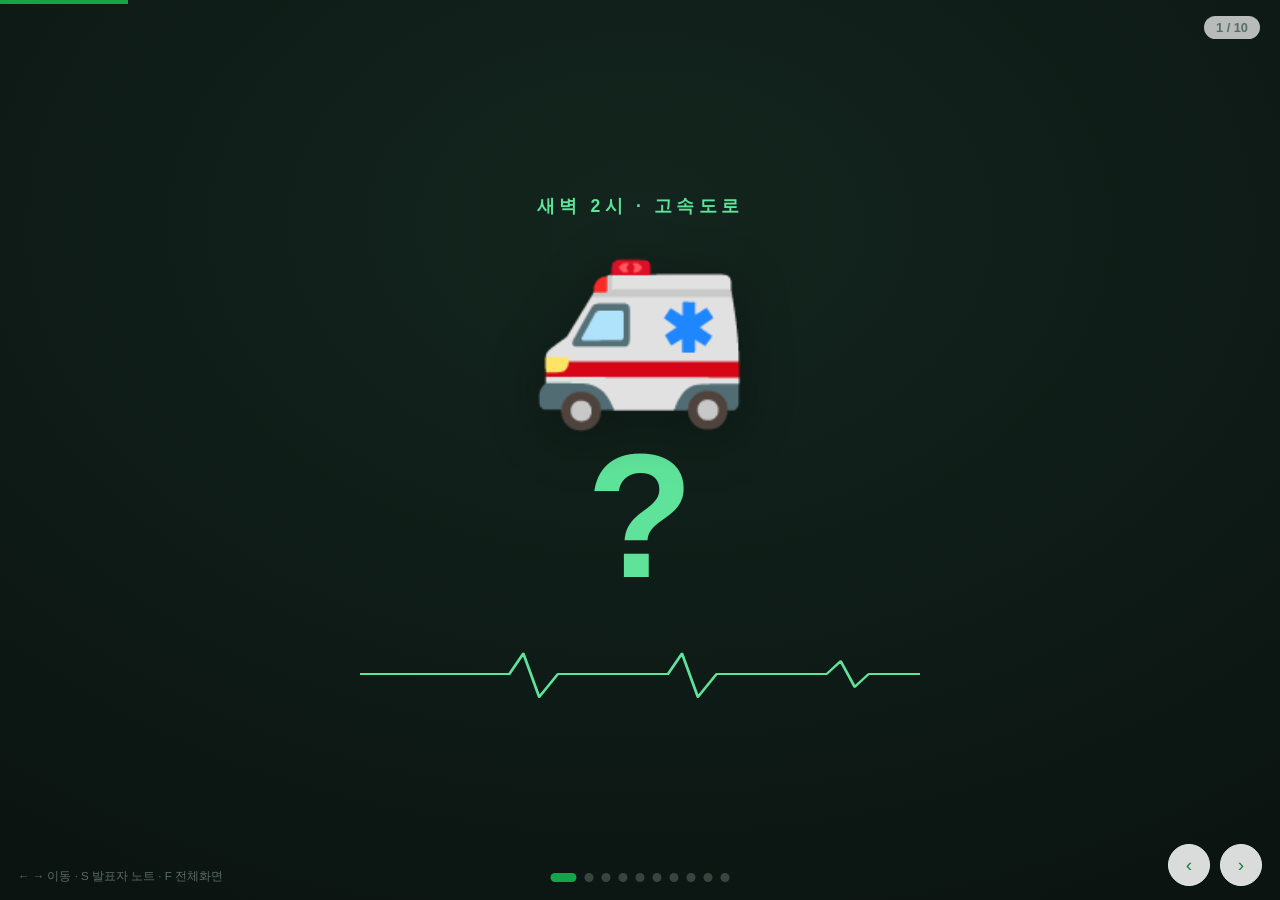
<file: presentation.html>
<!DOCTYPE html>
<html lang="ko">
<head>
<meta charset="UTF-8" />
<meta name="viewport" content="width=device-width, initial-scale=1.0" />
<title>TRIAGE-1 — 발표</title>
<style>
  :root{
    --green:#16a34a; --green-dark:#15803d; --green-soft:#f0fdf4;
    --red:#dc2626; --red-dark:#b91c1c; --red-soft:#fef2f2;
    --ink:#0f1f1a; --gray:#5b6b66; --line:#e3eae7; --bg:#f4f8f6; --white:#fff;
  }
  *{box-sizing:border-box;margin:0;padding:0;}
  html,body{height:100%;}
  body{
    font-family:-apple-system,'Segoe UI','Malgun Gothic',Roboto,sans-serif;
    background:#0b1411;color:var(--ink);overflow:hidden;-webkit-font-smoothing:antialiased;
  }
  #stage{position:fixed;inset:0;}
  .slide{
    position:absolute;inset:0;display:flex;flex-direction:column;
    justify-content:center;align-items:center;padding:6vh 8vw;
    opacity:0;visibility:hidden;transform:translateY(24px);
    transition:opacity .5s ease,transform .5s ease;background:var(--bg);text-align:center;
  }
  .slide.active{opacity:1;visibility:visible;transform:none;}
  .slide.dark{background:radial-gradient(120% 120% at 50% 25%,#13251e 0%,#0b1411 70%);color:#eaf3ef;}
  .slide.green{background:linear-gradient(160deg,#16a34a,#0f7a39);color:#fff;}

  .eyebrow{font-size:clamp(.8rem,1.6vw,1.1rem);font-weight:800;letter-spacing:.24em;
    text-transform:uppercase;color:var(--green);margin-bottom:1.6rem;}
  .dark .eyebrow{color:#5fe39a;} .green .eyebrow{color:#d6ffe6;}

  h1{font-size:clamp(2.6rem,9vw,7rem);font-weight:900;line-height:1.05;letter-spacing:-.03em;}
  h2{font-size:clamp(1.9rem,5vw,3.6rem);font-weight:900;line-height:1.12;letter-spacing:-.02em;}
  .accent{color:var(--green);} .dark .accent{color:#5fe39a;} .green .accent{color:#fff;}
  .accent-red{color:var(--red);} .dark .accent-red{color:#ff8a8a;}

  /* 비주얼 요소 */
  .hero-ic{font-size:clamp(4.5rem,15vw,11rem);line-height:1;filter:drop-shadow(0 10px 26px rgba(0,0,0,.3));}
  .pulse{animation:pulse 1.8s ease-in-out infinite;}
  @keyframes pulse{0%,100%{transform:scale(1);}50%{transform:scale(1.07);}}
  .qmark{font-size:clamp(4rem,15vw,11rem);font-weight:900;line-height:1;color:#5fe39a;margin-top:.5rem;}
  .num-hero{font-size:clamp(5rem,22vw,16rem);font-weight:900;line-height:.85;letter-spacing:-.05em;color:var(--green);}
  .dark .num-hero{color:#5fe39a;} .green .num-hero{color:#fff;}
  .num-hero u{text-decoration:none;font-size:.26em;font-weight:800;color:var(--gray);display:block;letter-spacing:.12em;margin-top:.5rem;}
  .green .num-hero u{color:#eafff2;}
  .ecg{width:min(560px,82vw);height:64px;color:var(--green);margin-top:2.4rem;}
  .dark .ecg{color:#5fe39a;} .green .ecg{color:#eafff2;}
  .ecg polyline{fill:none;stroke:currentColor;stroke-width:3;stroke-linejoin:round;stroke-linecap:round;
    stroke-dasharray:1600;stroke-dashoffset:1600;}
  .active .ecg polyline{animation:draw 2.4s ease forwards;}
  @keyframes draw{to{stroke-dashoffset:0;}}
  .tagword{font-size:clamp(1.1rem,2.6vw,2rem);font-weight:800;letter-spacing:.02em;margin-top:1.4rem;color:#eafff2;}

  .pill-row{display:flex;flex-wrap:wrap;gap:.7rem;justify-content:center;margin-top:2.2rem;}
  .pill{font-size:clamp(.9rem,1.8vw,1.25rem);font-weight:800;border-radius:30px;padding:.6rem 1.3rem;
    background:#fff;border:1.5px solid var(--line);color:var(--ink);}
  .dark .pill{background:rgba(255,255,255,.07);border-color:rgba(255,255,255,.16);color:#eaf3ef;}

  /* 통계 */
  .stat-row{display:flex;gap:5vw;flex-wrap:wrap;justify-content:center;margin-top:2.8rem;}
  .stat .num{font-size:clamp(2.8rem,8vw,5.5rem);font-weight:900;color:var(--green);line-height:1;}
  .stat .lbl{font-size:clamp(.85rem,1.6vw,1.15rem);color:var(--gray);margin-top:.6rem;font-weight:600;}

  /* 흐름 */
  .flow{display:flex;align-items:stretch;gap:.6rem;flex-wrap:wrap;justify-content:center;margin-top:3rem;}
  .flow .step{background:#fff;border:1.5px solid var(--line);border-radius:16px;padding:1.4rem 1.5rem;
    font-weight:900;font-size:clamp(1rem,2vw,1.5rem);min-width:140px;box-shadow:0 8px 22px rgba(15,31,26,.06);}
  .flow .step .si{font-size:1.8rem;display:block;margin-bottom:.4rem;}
  .flow .step small{display:block;font-weight:700;color:var(--gray);font-size:.8rem;margin-top:.3rem;}
  .flow .arrow{display:flex;align-items:center;color:var(--green);font-size:2rem;font-weight:900;}

  /* 카드 */
  .grid{display:grid;gap:1.2rem;margin-top:2.6rem;width:100%;max-width:1120px;}
  .g3{grid-template-columns:repeat(3,1fr);} .g4{grid-template-columns:repeat(4,1fr);}
  .card{background:var(--white);border:1px solid var(--line);border-radius:18px;padding:1.6rem 1.4rem;
    text-align:center;box-shadow:0 10px 30px rgba(15,31,26,.06);transform:translateY(16px);opacity:0;}
  .active .card{animation:rise .5s ease forwards;}
  .active .card:nth-child(2){animation-delay:.07s;} .active .card:nth-child(3){animation-delay:.14s;}
  .active .card:nth-child(4){animation-delay:.21s;} .active .card:nth-child(5){animation-delay:.28s;}
  .active .card:nth-child(6){animation-delay:.35s;}
  @keyframes rise{to{transform:none;opacity:1;}}
  .card .ic{font-size:2.6rem;}
  .card h3{font-size:clamp(1.1rem,2.1vw,1.5rem);font-weight:900;margin:.7rem 0 .8rem;letter-spacing:-.01em;}
  .kw{display:inline-block;font-size:clamp(.78rem,1.4vw,1rem);font-weight:800;color:var(--green-dark);
    background:var(--green-soft);border-radius:8px;padding:5px 11px;margin:3px;}
  .card.tech .kw{color:#1e40af;background:#eff6ff;}

  /* 데모 폰 */
  .demo-wrap{display:flex;gap:4vw;align-items:center;justify-content:center;flex-wrap:wrap;margin-top:1.6rem;}
  .phone{width:300px;max-width:78vw;background:#0b1411;border-radius:38px;padding:12px;
    box-shadow:0 26px 64px rgba(0,0,0,.4);flex-shrink:0;}
  .screen{background:#eef5f0;border-radius:28px;overflow:hidden;height:600px;position:relative;}
  .scr-head{background:#fff;border-bottom:3px solid var(--green);padding:12px 14px;display:flex;align-items:center;gap:8px;}
  .scr-head .logo{width:30px;height:30px;border-radius:8px;background:var(--red-soft);display:flex;align-items:center;justify-content:center;font-size:1rem;}
  .scr-head b{color:var(--green-dark);font-size:1rem;}
  .scr-body{padding:10px;height:calc(100% - 56px);overflow:hidden;}
  .field{margin-bottom:7px;text-align:left;}
  .field .fl{font-size:.66rem;font-weight:800;color:var(--gray);margin-bottom:3px;}
  .gcsopt{display:flex;align-items:center;gap:8px;background:#fff;border:1.5px solid var(--line);border-radius:8px;padding:6px 9px;font-size:.7rem;}
  .selbox{display:flex;justify-content:space-between;align-items:center;background:#fff;border:1.5px solid var(--line);
    border-radius:8px;padding:8px 10px;font-size:.72rem;font-weight:700;color:var(--ink);}
  .selbox .cv{color:var(--gray);}
  .mini-map{height:84px;border-radius:10px;border:1.5px solid var(--line);position:relative;overflow:hidden;
    background:repeating-linear-gradient(0deg,#e3ece6 0 1px,transparent 1px 21px),
               repeating-linear-gradient(90deg,#e3ece6 0 1px,transparent 1px 21px),#eef5f0;}
  .mini-map .road{position:absolute;background:#d6ded8;}
  .mini-map .r1{left:-10%;top:46%;width:120%;height:9px;transform:rotate(-7deg);}
  .mini-map .r2{left:34%;top:-10%;width:9px;height:120%;transform:rotate(6deg);}
  .mini-map .pin{position:absolute;left:50%;top:52%;transform:translate(-50%,-100%);font-size:1.4rem;filter:drop-shadow(0 2px 2px rgba(0,0,0,.25));}
  .mini-map .ml{position:absolute;left:7px;bottom:6px;font-size:.58rem;font-weight:700;color:var(--gray);background:rgba(255,255,255,.85);padding:1px 7px;border-radius:6px;}
  .gcsopt.sel{background:var(--green-soft);border-color:var(--green);}
  .gcsopt .n{width:22px;height:22px;border-radius:50%;background:#fff;border:1.5px solid var(--line);display:flex;align-items:center;justify-content:center;font-weight:800;font-size:.72rem;color:var(--gray);}
  .gcsopt.sel .n{background:var(--green);border-color:var(--green);color:#fff;}
  .vit{display:flex;gap:6px;} .vit .v{flex:1;background:#fff;border:1.5px solid var(--line);border-radius:8px;padding:6px;text-align:center;}
  .vit .v b{display:block;font-size:1rem;} .vit .v span{font-size:.6rem;color:var(--gray);}
  .chips{display:flex;flex-wrap:wrap;gap:5px;}
  .chip{font-size:.68rem;font-weight:700;border:1.5px solid var(--line);border-radius:7px;padding:5px 8px;background:#fff;color:var(--gray);}
  .chip.on{background:var(--green-soft);border-color:var(--green);color:var(--green-dark);}
  .gobtn{margin-top:8px;background:var(--green);color:#fff;text-align:center;font-weight:800;padding:11px;border-radius:10px;font-size:.85rem;}
  .result{position:absolute;inset:0;background:#eef5f0;padding:12px;transform:translateY(100%);
    transition:transform .6s cubic-bezier(.2,.8,.2,1);overflow:auto;}
  .demo-run .result{transform:translateY(0);}
  .rcard{background:#fff;border:1px solid var(--line);border-left:4px solid var(--green);border-radius:12px;padding:11px;margin-bottom:8px;text-align:left;}
  .rrank{font-size:.66rem;font-weight:800;color:var(--green-dark);text-transform:uppercase;letter-spacing:.4px;display:flex;justify-content:space-between;align-items:center;}
  .hemspill{background:var(--red);color:#fff;font-size:.6rem;font-weight:800;padding:2px 7px;border-radius:20px;}
  .rname{font-size:.95rem;font-weight:800;margin:3px 0;}
  .rbadge{display:inline-block;font-size:.62rem;font-weight:800;padding:2px 7px;border-radius:20px;background:#ecfdf5;color:var(--green-dark);}
  .rstats{display:grid;grid-template-columns:repeat(3,1fr);gap:5px;margin:7px 0;}
  .rstats .s{background:var(--bg);border:1px solid var(--line);border-radius:7px;padding:5px;text-align:center;}
  .rstats .s b{display:block;font-size:.95rem;} .rstats .s span{font-size:.55rem;color:var(--gray);}
  .specrow{display:flex;gap:4px;flex-wrap:wrap;margin:4px 0;}
  .st{font-size:.6rem;font-weight:700;padding:2px 6px;border-radius:5px;}
  .st.h{background:var(--green-soft);color:var(--green-dark);} .st.m{background:var(--red-soft);color:var(--red);}
  .eqrow{display:flex;gap:4px;flex-wrap:wrap;margin:4px 0;}
  .eqtag{font-size:.58rem;font-weight:700;padding:2px 7px;border-radius:20px;background:var(--green-soft);color:var(--green-dark);border:1px solid #bbf7d0;}
  .xai{background:var(--green-soft);border:1px solid #bbf7d0;border-radius:7px;padding:7px 9px;margin-top:5px;}
  .xai .xl{font-size:.58rem;font-weight:800;color:var(--green-dark);text-transform:uppercase;}
  .xai .xt{font-size:.66rem;color:var(--ink);line-height:1.5;margin-top:2px;}
  .demo-legend{display:flex;flex-direction:column;gap:.8rem;}
  .demo-legend .li{display:flex;align-items:center;gap:.7rem;font-size:clamp(1rem,1.9vw,1.35rem);font-weight:800;}
  .demo-legend .li i{font-style:normal;font-size:1.6rem;}

  /* 결론 분기 */
  .branch{display:grid;grid-template-columns:1fr auto 1fr;gap:1.4rem;align-items:center;max-width:1000px;width:100%;margin-top:2.4rem;}
  .branch .b{border-radius:20px;padding:1.8rem 1.6rem;text-align:left;}
  .branch .bad{background:#1b2b25;border:1px solid #2c4035;}
  .branch .good{background:#fff;border:1px solid var(--green);box-shadow:0 18px 44px rgba(22,163,74,.2);}
  .branch h4{font-size:clamp(1rem,2vw,1.4rem);font-weight:900;margin-bottom:1rem;display:flex;align-items:center;gap:.5rem;}
  .branch .bad h4{color:#ff9a9a;} .branch .good h4{color:var(--green-dark);}
  .branch ul{list-style:none;}
  .branch li{font-size:clamp(.9rem,1.7vw,1.2rem);font-weight:700;margin:.7rem 0;display:flex;align-items:center;gap:.5rem;}
  .branch .bad li{color:#b8c8c0;} .branch .good li{color:var(--ink);}
  .branch .x{color:#ff8a8a;font-weight:900;} .branch .c{color:var(--green);font-weight:900;}
  .vs{font-size:clamp(1.2rem,3vw,2rem);font-weight:900;color:#5fe39a;}
  @media(max-width:760px){.branch{grid-template-columns:1fr;}.vs{display:none;}}

  /* 결론 equation */
  .eq{display:flex;align-items:center;gap:clamp(1rem,4vw,3rem);flex-wrap:wrap;justify-content:center;margin-top:1rem;}
  .eq .e{font-size:clamp(2.6rem,9vw,6.5rem);font-weight:900;line-height:1;}
  .eq .ar{font-size:clamp(2rem,6vw,4.5rem);color:#d6ffe6;}

  /* HUD */
  #progress{position:fixed;top:0;left:0;height:4px;background:var(--green);z-index:50;transition:width .4s;}
  #dots{position:fixed;bottom:18px;left:50%;transform:translateX(-50%);display:flex;gap:8px;z-index:50;}
  #dots b{width:9px;height:9px;border-radius:50%;background:rgba(120,140,130,.4);cursor:pointer;transition:all .2s;}
  #dots b.on{background:var(--green);width:26px;border-radius:6px;}
  .nav{position:fixed;bottom:14px;z-index:50;background:rgba(255,255,255,.85);border:1px solid var(--line);
    border-radius:30px;width:42px;height:42px;display:flex;align-items:center;justify-content:center;
    cursor:pointer;font-size:1.2rem;color:var(--green-dark);user-select:none;backdrop-filter:blur(6px);}
  #prev{right:70px;} #next{right:18px;}
  #counter{position:fixed;top:16px;right:20px;z-index:50;font-size:.8rem;font-weight:700;color:var(--gray);
    background:rgba(255,255,255,.7);padding:4px 12px;border-radius:20px;}
  .dark #counter,.green #counter{color:#fff;background:rgba(255,255,255,.14);}
  #notes{position:fixed;left:0;right:0;bottom:0;z-index:60;background:#0b1411;color:#cfe;padding:18px 22px;
    font-size:1rem;line-height:1.6;transform:translateY(100%);transition:transform .3s;border-top:3px solid var(--green);max-height:38vh;overflow:auto;}
  #notes.show{transform:translateY(0);} #notes b{color:#5fe39a;}
  .hint{position:fixed;bottom:16px;left:18px;z-index:50;font-size:.72rem;color:var(--gray);}
  .dark .hint{color:#6b8278;}
  /* 인터랙티브 파이프라인 */
  .pipe{display:flex;align-items:center;gap:.7rem;justify-content:center;flex-wrap:wrap;width:100%;max-width:1180px;margin-top:2rem;}
  .pipe-in{background:#fff;border:1.5px solid var(--line);border-radius:16px;padding:1rem .9rem;display:flex;flex-direction:column;gap:.45rem;min-width:148px;transition:.4s;}
  .pipe-in .pin-title{font-size:.66rem;font-weight:800;color:var(--green-dark);text-transform:uppercase;letter-spacing:.1em;margin-bottom:.2rem;}
  .pin-item{font-size:.82rem;font-weight:700;background:var(--green-soft);border-radius:8px;padding:6px 10px;color:var(--green-dark);text-align:left;}
  .pipe-in.sent{box-shadow:0 0 0 2.5px var(--green);transform:translateY(-2px);}
  .pipe-arrow{display:flex;align-items:center;color:var(--green);font-size:1.7rem;font-weight:900;}
  .pipe-mods{display:flex;gap:.55rem;align-items:center;flex-wrap:nowrap;}
  .pmod{position:relative;background:#fff;border:1.5px solid var(--line);border-radius:14px;padding:.9rem .6rem;width:106px;
    display:flex;flex-direction:column;align-items:center;gap:.25rem;opacity:.3;transform:scale(.95);
    transition:opacity .45s ease,transform .45s cubic-bezier(.2,.8,.2,1),box-shadow .45s,border-color .45s,background .45s;}
  .pmod .pm-ic{font-size:1.7rem;line-height:1;}
  .pmod .pm-name{font-size:.8rem;font-weight:800;text-align:center;letter-spacing:-.01em;}
  .pmod .pm-cap{font-size:.62rem;color:var(--gray);text-align:center;line-height:1.3;}
  .pmod.done{opacity:.92;border-color:#bbf7d0;background:var(--green-soft);}
  .pmod.done::after{content:'✓';position:absolute;top:-9px;right:-9px;width:21px;height:21px;background:var(--green);color:#fff;
    border-radius:50%;font-size:.72rem;font-weight:900;display:flex;align-items:center;justify-content:center;box-shadow:0 2px 6px rgba(22,163,74,.4);}
  .pmod.on{opacity:1;transform:scale(1.14);border-color:var(--green);box-shadow:0 12px 32px rgba(22,163,74,.4);z-index:3;}
  .pmod.on .pm-cap{color:var(--green-dark);font-weight:700;}
  .pmod.on::before{content:'';position:absolute;inset:-4px;border-radius:16px;border:2px solid var(--green);opacity:.5;animation:ring 1.2s ease-out infinite;}
  @keyframes ring{0%{transform:scale(1);opacity:.5;}100%{transform:scale(1.18);opacity:0;}}
  .pipe-out{background:linear-gradient(160deg,#16a34a,#0f7a39);color:#fff;border-radius:16px;padding:1.1rem 1rem;
    display:flex;flex-direction:column;align-items:center;gap:.3rem;min-width:128px;opacity:.3;transform:scale(.95);transition:.45s;}
  .pipe-out .po-ic{font-size:1.8rem;} .pipe-out b{font-size:.92rem;}
  .pipe-out.on{opacity:1;transform:scale(1.08);box-shadow:0 14px 36px rgba(22,163,74,.45);}
  .pipe-step-cap{margin-top:2rem;min-height:1.6em;font-size:clamp(1.05rem,2.4vw,1.7rem);font-weight:800;color:var(--green-dark);transition:.3s;}
  .pipe-hint{margin-top:.8rem;font-size:.82rem;color:var(--gray);font-weight:700;}
  @media(max-width:860px){.pipe-mods{flex-wrap:wrap;justify-content:center;}.pipe-arrow{transform:rotate(90deg);}}
  @media(max-width:760px){.g3,.g4{grid-template-columns:1fr 1fr;}.flow{flex-direction:column;}.flow .arrow{transform:rotate(90deg);}}
</style>
</head>
<body>
<div id="progress"></div>
<div id="counter">1 / 10</div>
<div id="stage">

  <!-- 1. 후킹 -->
  <section class="slide dark active" data-notes="새벽 2시, 고속도로. 가족이 크게 다쳤고 구급차가 도착했다. 시간은 단 몇 분. <b>여기서 질문을 던지고 멈춰 세운다 → '어느 병원으로 가야 할까요?'</b> 잠시 침묵.">
    <div class="eyebrow">새벽 2시 · 고속도로</div>
    <div class="hero-ic pulse">🚑</div>
    <div class="qmark">?</div>
    <svg class="ecg" viewBox="0 0 600 100" preserveAspectRatio="none"><polyline points="0,50 130,50 160,50 175,18 192,86 212,50 300,50 330,50 345,18 362,86 382,50 470,50 500,50 515,30 530,70 545,50 600,50"/></svg>
  </section>

  <!-- 2. 문제 -->
  <section class="slide" data-notes="전국 인프라는 이미 거대하다 — 응급의료기관 546개, 119 구급차 1,600대 이상, EMS 소방헬기 26대, 연간 이송 330만 건 이상. 그런데도 현장엔 '어느 병원'을 알려주는 정보가 없다 → 병원 쇼핑, 골든아워 소진.">
    <div class="eyebrow">현장의 현실</div>
    <h2>가까운 병원 <span class="accent-red">≠</span> 살릴 수 있는 병원</h2>
    <div class="stat-row">
      <div class="stat"><div class="num">546</div><div class="lbl">응급의료기관</div></div>
      <div class="stat"><div class="num">1,600<span style="font-size:.5em;">+</span></div><div class="lbl">119 구급차</div></div>
      <div class="stat"><div class="num">26</div><div class="lbl">EMS 소방헬기</div></div>
      <div class="stat"><div class="num">330만<span style="font-size:.5em;">+</span></div><div class="lbl">연간 이송</div></div>
    </div>
  </section>

  <!-- 3. 이상향 -->
  <section class="slide dark" data-notes="이상적인 기술은 복잡한 장비가 아니다. 폰 하나로, 30초 안에, 치료 가능한 병원을, 근거까지. 누구나.">
    <div class="eyebrow">필요한 기술</div>
    <div class="num-hero">30<u>초 안에, 답을</u></div>
    <div class="pill-row">
      <div class="pill">📲 폰 하나로</div>
      <div class="pill">🏥 치료 가능한 병원</div>
      <div class="pill">🧠 판단 근거까지</div>
    </div>
  </section>

  <!-- 4. 제품 등장 -->
  <section class="slide green" data-notes="그래서 만들었다. TRIAGE-1 — 임상 근거·실시간 병원 데이터·AI를 결합한 외상 환자 병원 매칭 시스템.">
    <div class="eyebrow">Solution</div>
    <h1>TRIAGE-1</h1>
    <div class="tagword">외상 환자 · 최적 병원 매칭</div>
    <svg class="ecg" viewBox="0 0 600 100" preserveAspectRatio="none"><polyline points="0,50 130,50 160,50 175,18 192,86 212,50 300,50 330,50 345,18 362,86 382,50 470,50 500,50 515,30 530,70 545,50 600,50"/></svg>
  </section>

  <!-- 5. 작동 흐름 -->
  <section class="slide" data-notes="작동은 단순하다. 입력 → 판정 → 매칭 → 추천. 사용자는 입력만. 이제 '무엇을' 보고 '어떻게' 판단하는지 두 갈래로.">
    <div class="eyebrow">작동 원리</div>
    <div class="flow">
      <div class="step"><span class="si">✍️</span>입력<small>상태·위치</small></div>
      <div class="arrow">→</div>
      <div class="step"><span class="si">🚦</span>판정<small>RED / YELLOW</small></div>
      <div class="arrow">→</div>
      <div class="step"><span class="si">🔗</span>매칭<small>병상·전문과</small></div>
      <div class="arrow">→</div>
      <div class="step"><span class="si">🏥</span>추천<small>Top 5 + 근거</small></div>
    </div>
  </section>

  <!-- 6. 인터랙티브 파이프라인 (의미적 → 기술적) -->
  <section class="slide pipe-slide" id="pipeSlide" data-steps="6" data-step="0"
    data-notes="의미적 입력이 기술 모듈을 차례로 통과한다. <b>→ 키로 한 단계씩</b> 넘기며 설명: ①CDC 트리아지(RED/YELLOW) ②ML(외상센터 확률) ③실시간 병상(2-API 조인) ④HEMS(닥터헬기) ⑤XAI(근거) → 추천. 각 모듈이 순서대로 켜진다.">
    <div class="eyebrow">구성 · 데이터가 흐르는 과정</div>
    <div class="pipe">
      <div class="pipe-in">
        <div class="pin-title">입력 · 의미적</div>
        <div class="pin-item">🧠 의식 (GCS)</div>
        <div class="pin-item">❤️ 혈압 · 호흡</div>
        <div class="pin-item">🩹 손상 부위</div>
        <div class="pin-item">📍 위치</div>
      </div>
      <div class="pipe-arrow">→</div>
      <div class="pipe-mods">
        <div class="pmod" data-mod="1"><span class="pm-ic">📋</span><span class="pm-name">CDC 트리아지</span><span class="pm-cap">RED / YELLOW</span></div>
        <div class="pmod" data-mod="2"><span class="pm-ic">🤖</span><span class="pm-name">ML 예측</span><span class="pm-cap">외상센터 확률</span></div>
        <div class="pmod" data-mod="3"><span class="pm-ic">🔗</span><span class="pm-name">실시간 병상</span><span class="pm-cap">2-API 조인</span></div>
        <div class="pmod" data-mod="4"><span class="pm-ic">🚁</span><span class="pm-name">HEMS</span><span class="pm-cap">닥터헬기</span></div>
        <div class="pmod" data-mod="5"><span class="pm-ic">💬</span><span class="pm-name">XAI</span><span class="pm-cap">이송 근거</span></div>
      </div>
      <div class="pipe-arrow">→</div>
      <div class="pipe-out" data-mod="6"><span class="po-ic">🏥</span><b>추천 Top 5</b></div>
    </div>
    <div class="pipe-step-cap">입력 · 의미적 — 의식 · 혈압 · 호흡 · 손상부위 · 위치</div>
    <div class="pipe-hint">▶ → 키 / 스페이스바로 단계별 진행</div>
  </section>

  <!-- 8. 데모 -->
  <section class="slide" id="demoSlide" data-notes="실제 화면. 의식상태를 행동으로 고르고, 활력징후·손상부위 입력 → 추천받기. 결과가 올라온다: 1순위 권역외상센터, 3.6km·6분, 응급실 22, 흉부외과 매칭, AI 근거, 닥터헬기 권고. <b>스페이스바로 결과 재생.</b>">
    <div class="eyebrow">실제 사용 화면</div>
    <div class="demo-wrap">
      <div class="phone"><div class="screen">
        <div class="scr-head"><div class="logo">🚑</div><b>TRIAGE-1</b></div>
        <div class="scr-body">
          <div class="field"><div class="fl">의식 상태 (GCS) · 행동 선택</div>
            <div class="gcsopt sel"><span class="n">4</span><span><b>통증에 회피</b> · 자극에서 몸을 피함</span></div>
            <div class="gcsopt" style="opacity:.45;margin-top:4px;"><span class="n">3</span><span>비정상 굴곡</span></div>
          </div>
          <div class="field"><div class="fl">활력징후</div>
            <div class="vit"><div class="v"><b>85</b><span>SBP</span></div><div class="v"><b>28</b><span>호흡</span></div><div class="v"><b>120</b><span>맥박</span></div></div></div>
          <div class="field"><div class="fl">손상 기전</div>
            <div class="selbox"><span>🚗 교통사고</span><span class="cv">▾</span></div></div>
          <div class="field"><div class="fl">손상 부위 · 복수 선택</div>
            <div class="chips">
              <span class="chip">두부/경부</span><span class="chip">안면</span>
              <span class="chip on">흉부</span><span class="chip on">복부</span>
              <span class="chip">척추</span><span class="chip">상지</span>
              <span class="chip">하지</span><span class="chip">골반/골격</span>
            </div></div>
          <div class="field"><div class="fl">📍 환자 위치</div>
            <div class="mini-map">
              <span class="road r1"></span><span class="road r2"></span>
              <span class="pin">📍</span>
              <span class="ml">광주 · 35.17, 126.92</span>
            </div></div>
          <div class="gobtn">🏥 병원 추천받기</div>
        </div>
        <div class="result">
          <div class="rcard">
            <div class="rrank"><span>1순위 ★</span><span class="hemspill">🚁 HEMS</span></div>
            <div class="rname">조선대학교병원</div><span class="rbadge">권역외상센터</span>
            <div class="rstats"><div class="s"><b>3.6<small style="font-size:.6rem;">km</small></b><span>약 6분</span></div><div class="s"><b>22</b><span>응급실</span></div><div class="s"><b>4</b><span>중환자실</span></div></div>
            <div class="specrow"><span class="st h">✓ 외과</span><span class="st h">✓ 흉부외과</span></div>
            <div class="eqrow"><span class="eqtag">🟢 CT</span><span class="eqtag">🟢 MRI</span><span class="eqtag">🟢 인공호흡기</span></div>
            <div class="xai"><div class="xl">AI 이송 근거</div><div class="xt">의식 변화(GCS 4) — 거리가 멀어도 수술 역량이 완비된 권역외상센터 1순위.</div></div>
          </div>
          <div class="rcard" style="opacity:.9;">
            <div class="rrank"><span>2순위</span></div>
            <div class="rname">전남대학교병원</div><span class="rbadge">권역외상센터</span>
            <div class="rstats"><div class="s"><b>3.0<small style="font-size:.6rem;">km</small></b><span>약 5분</span></div><div class="s"><b>15</b><span>응급실</span></div><div class="s"><b>1</b><span>중환자실</span></div></div>
            <div class="specrow"><span class="st h">✓ 외과</span><span class="st h">✓ 흉부외과</span></div>
            <div class="eqrow"><span class="eqtag">🟢 CT</span><span class="eqtag">🟢 MRI</span></div>
          </div>
        </div>
      </div></div>
      <div class="demo-legend">
        <div class="li"><i>🧠</i> 행동으로 선택</div>
        <div class="li"><i>🔗</i> 실시간 매칭</div>
        <div class="li"><i>🚁</i> 헬기 권고</div>
        <div class="li"><i>💬</i> AI 근거</div>
      </div>
    </div>
  </section>

  <!-- 9. 수미상관 결론 -->
  <section class="slide dark" data-notes="다시 그 새벽 2시. 같은 고속도로, 같은 사고. 차이는 하나 — 구급대원 손에 TRIAGE-1이 있느냐. 왼쪽: 헤매다 전원 반복. 오른쪽: 30초 직행. 같은 상황, 다른 결말.">
    <div class="eyebrow">다시, 그 새벽 2시</div>
    <div class="branch">
      <div class="b bad"><h4>✕ TRIAGE-1 없이</h4><ul>
        <li><span class="x">✕</span> 직감 이송</li>
        <li><span class="x">✕</span> 전원 반복</li>
        <li><span class="x">✕</span> 골든아워 소진</li>
      </ul></div>
      <div class="vs">VS</div>
      <div class="b good"><h4>✓ TRIAGE-1과 함께</h4><ul>
        <li><span class="c">✓</span> 30초 직행</li>
        <li><span class="c">✓</span> 병상 · 전문과 확인</li>
        <li><span class="c">✓</span> 골든아워 내 치료</li>
      </ul></div>
    </div>
  </section>

  <!-- 10. 클로징 (심플) -->
  <section class="slide green" data-notes="거창하지 않게 — 우리가 바꾸는 건 현장의 1분. 그 1분이 생명을 바꾼다.">
    <div class="hero-ic">🚑</div>
    <h1 style="margin-top:1.2rem;">TRIAGE-1</h1>
    <div class="tagword">가장 살릴 수 있는 병원으로</div>
  </section>

  <!-- 11. 감사 인사 -->
  <section class="slide dark" data-notes="감사합니다. (여기서 마무리 인사 후 질문 받기)">
    <h1>Thank you</h1>
    <div class="tagword" style="margin-top:1rem;">감사합니다</div>
    <div style="margin-top:2.6rem;font-weight:800;letter-spacing:.12em;color:#5fe39a;font-size:clamp(1rem,2vw,1.4rem);">🚑 TRIAGE-1</div>
  </section>

</div>

<div id="dots"></div>
<div class="nav" id="prev">‹</div>
<div class="nav" id="next">›</div>
<div class="hint">← → 이동 · S 발표자 노트 · F 전체화면</div>
<div id="notes"></div>

<script>
  const slides=[...document.querySelectorAll('.slide')];
  const dotsWrap=document.getElementById('dots');
  const notes=document.getElementById('notes');
  const counter=document.getElementById('counter');
  const progress=document.getElementById('progress');
  let i=0, notesOpen=false;

  slides.forEach((_,n)=>{const b=document.createElement('b');b.onclick=()=>go(n);dotsWrap.appendChild(b);});
  const dots=[...dotsWrap.children];

  const PIPE_CAPS=[
    "입력 · 의미적 — 의식 · 혈압 · 호흡 · 손상부위 · 위치",
    "① CDC 트리아지 — 생리 기준으로 RED / YELLOW 판정",
    "② ML 예측 — Random Forest로 권역외상센터 필요 확률",
    "③ 실시간 병상 — 병원·병상 2-API를 hpid로 조인",
    "④ HEMS 판정 — AMPT 점수로 닥터헬기 자동 권고",
    "⑤ XAI — '왜 이 병원인가' 자연어 근거 생성",
    "→ 추천 Top 5 — 거리·병상·전문과·근거와 함께"
  ];
  function applyPipe(s){
    const step=parseInt(s.dataset.step||'0',10);
    s.querySelectorAll('[data-mod]').forEach(n=>{
      const m=+n.dataset.mod;
      n.classList.toggle('on',m===step);
      n.classList.toggle('done',m<step);
    });
    const inz=s.querySelector('.pipe-in'); if(inz) inz.classList.toggle('sent',step>=1);
    const cap=s.querySelector('.pipe-step-cap'); if(cap) cap.textContent=PIPE_CAPS[Math.min(step,PIPE_CAPS.length-1)]||'';
  }
  function go(n){
    i=Math.max(0,Math.min(slides.length-1,n));
    slides.forEach((s,k)=>s.classList.toggle('active',k===i));
    dots.forEach((d,k)=>d.classList.toggle('on',k===i));
    counter.textContent=`${i+1} / ${slides.length}`;
    progress.style.width=((i+1)/slides.length*100)+'%';
    if(notesOpen) showNotes();
    document.getElementById('demoSlide').classList.remove('demo-run');
    slides.forEach(s=>{if(s.dataset.steps){s.dataset.step='0';applyPipe(s);}});
  }
  function showNotes(){notes.innerHTML=slides[i].dataset.notes||'(노트 없음)';notes.classList.add('show');notesOpen=true;}
  function hideNotes(){notes.classList.remove('show');notesOpen=false;}
  function next(){
    const s=slides[i];
    const demo=document.getElementById('demoSlide');
    if(s===demo && !demo.classList.contains('demo-run')){demo.classList.add('demo-run');return;}
    const steps=parseInt(s.dataset.steps||'0',10);
    if(steps){let st=parseInt(s.dataset.step||'0',10);if(st<steps){s.dataset.step=st+1;applyPipe(s);return;}}
    go(i+1);
  }
  function prev(){
    const s=slides[i];
    const steps=parseInt(s.dataset.steps||'0',10);
    if(steps){let st=parseInt(s.dataset.step||'0',10);if(st>0){s.dataset.step=st-1;applyPipe(s);return;}}
    go(i-1);
  }

  document.getElementById('next').onclick=next;
  document.getElementById('prev').onclick=prev;
  document.addEventListener('keydown',e=>{
    if(e.key==='ArrowRight'||e.key===' '||e.key==='PageDown'){e.preventDefault();next();}
    else if(e.key==='ArrowLeft'||e.key==='PageUp'){e.preventDefault();prev();}
    else if(e.key==='Home'){go(0);} else if(e.key==='End'){go(slides.length-1);}
    else if(e.key.toLowerCase()==='s'){notesOpen?hideNotes():showNotes();}
    else if(e.key.toLowerCase()==='f'){if(!document.fullscreenElement)document.documentElement.requestFullscreen();else document.exitFullscreen();}
  });
  let tx=0;
  addEventListener('touchstart',e=>tx=e.touches[0].clientX,{passive:true});
  addEventListener('touchend',e=>{const dx=e.changedTouches[0].clientX-tx;if(Math.abs(dx)>50)dx<0?next():prev();},{passive:true});
  go(0);
</script>
</body>
</html>
</file>
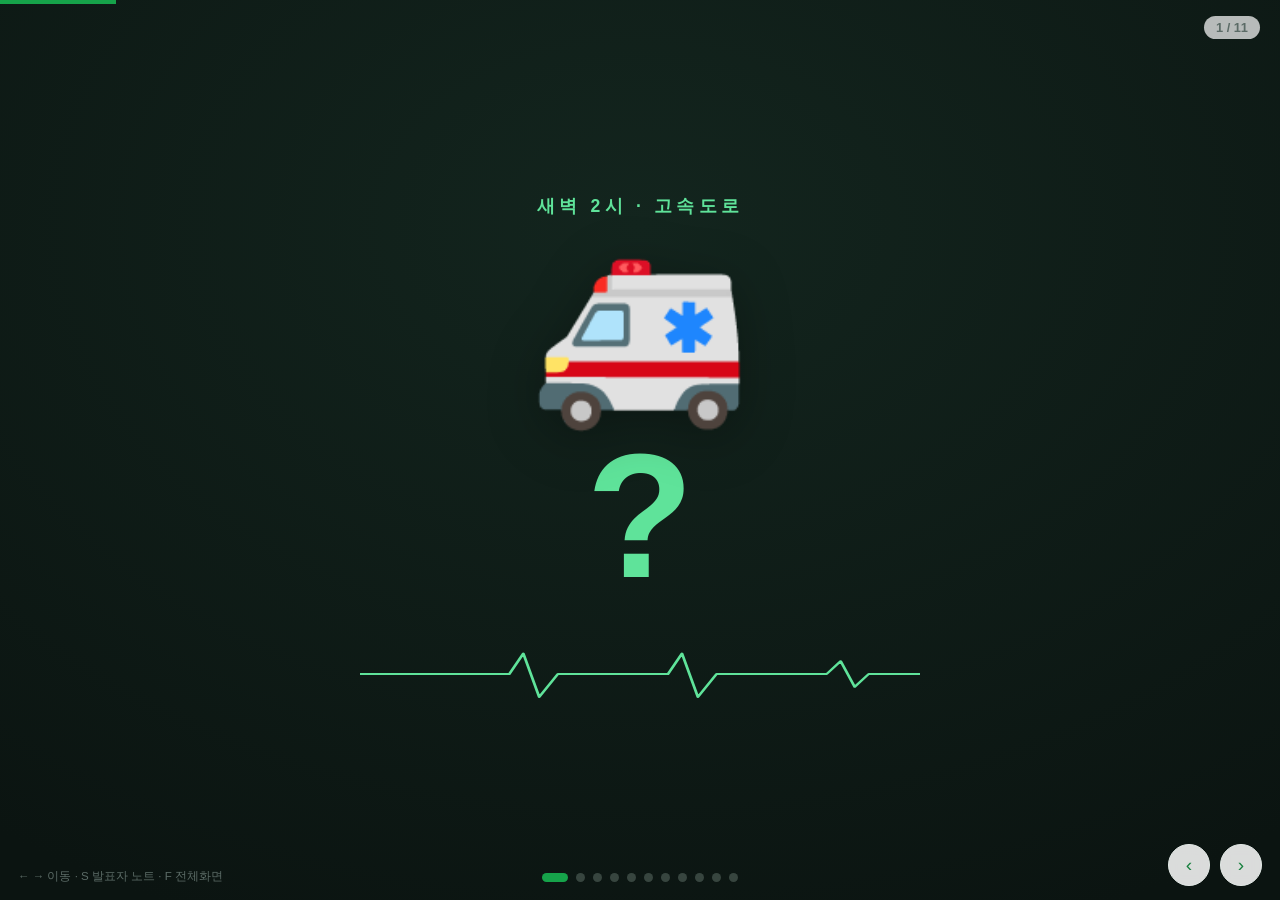
<file: presentation_v1_backup.html>
<!DOCTYPE html>
<html lang="ko">
<head>
<meta charset="UTF-8" />
<meta name="viewport" content="width=device-width, initial-scale=1.0" />
<title>TRIAGE-1 — 발표</title>
<style>
  :root{
    --green:#16a34a; --green-dark:#15803d; --green-soft:#f0fdf4;
    --red:#dc2626; --red-dark:#b91c1c; --red-soft:#fef2f2;
    --ink:#0f1f1a; --gray:#5b6b66; --line:#e3eae7; --bg:#f4f8f6; --white:#fff;
  }
  *{box-sizing:border-box;margin:0;padding:0;}
  html,body{height:100%;}
  body{
    font-family:-apple-system,'Segoe UI','Malgun Gothic',Roboto,sans-serif;
    background:#0b1411;color:var(--ink);overflow:hidden;-webkit-font-smoothing:antialiased;
  }
  #stage{position:fixed;inset:0;}
  .slide{
    position:absolute;inset:0;display:flex;flex-direction:column;
    justify-content:center;align-items:center;padding:6vh 8vw;
    opacity:0;visibility:hidden;transform:translateY(24px);
    transition:opacity .5s ease,transform .5s ease;background:var(--bg);text-align:center;
  }
  .slide.active{opacity:1;visibility:visible;transform:none;}
  .slide.dark{background:radial-gradient(120% 120% at 50% 25%,#13251e 0%,#0b1411 70%);color:#eaf3ef;}
  .slide.green{background:linear-gradient(160deg,#16a34a,#0f7a39);color:#fff;}

  .eyebrow{font-size:clamp(.8rem,1.6vw,1.1rem);font-weight:800;letter-spacing:.24em;
    text-transform:uppercase;color:var(--green);margin-bottom:1.6rem;}
  .dark .eyebrow{color:#5fe39a;} .green .eyebrow{color:#d6ffe6;}

  h1{font-size:clamp(2.6rem,9vw,7rem);font-weight:900;line-height:1.05;letter-spacing:-.03em;}
  h2{font-size:clamp(1.9rem,5vw,3.6rem);font-weight:900;line-height:1.12;letter-spacing:-.02em;}
  .accent{color:var(--green);} .dark .accent{color:#5fe39a;} .green .accent{color:#fff;}
  .accent-red{color:var(--red);} .dark .accent-red{color:#ff8a8a;}

  /* 비주얼 요소 */
  .hero-ic{font-size:clamp(4.5rem,15vw,11rem);line-height:1;filter:drop-shadow(0 10px 26px rgba(0,0,0,.3));}
  .pulse{animation:pulse 1.8s ease-in-out infinite;}
  @keyframes pulse{0%,100%{transform:scale(1);}50%{transform:scale(1.07);}}
  .qmark{font-size:clamp(4rem,15vw,11rem);font-weight:900;line-height:1;color:#5fe39a;margin-top:.5rem;}
  .num-hero{font-size:clamp(5rem,22vw,16rem);font-weight:900;line-height:.85;letter-spacing:-.05em;color:var(--green);}
  .dark .num-hero{color:#5fe39a;} .green .num-hero{color:#fff;}
  .num-hero u{text-decoration:none;font-size:.26em;font-weight:800;color:var(--gray);display:block;letter-spacing:.12em;margin-top:.5rem;}
  .green .num-hero u{color:#eafff2;}
  .ecg{width:min(560px,82vw);height:64px;color:var(--green);margin-top:2.4rem;}
  .dark .ecg{color:#5fe39a;} .green .ecg{color:#eafff2;}
  .ecg polyline{fill:none;stroke:currentColor;stroke-width:3;stroke-linejoin:round;stroke-linecap:round;
    stroke-dasharray:1600;stroke-dashoffset:1600;}
  .active .ecg polyline{animation:draw 2.4s ease forwards;}
  @keyframes draw{to{stroke-dashoffset:0;}}
  .tagword{font-size:clamp(1.1rem,2.6vw,2rem);font-weight:800;letter-spacing:.02em;margin-top:1.4rem;color:#eafff2;}

  .pill-row{display:flex;flex-wrap:wrap;gap:.7rem;justify-content:center;margin-top:2.2rem;}
  .pill{font-size:clamp(.9rem,1.8vw,1.25rem);font-weight:800;border-radius:30px;padding:.6rem 1.3rem;
    background:#fff;border:1.5px solid var(--line);color:var(--ink);}
  .dark .pill{background:rgba(255,255,255,.07);border-color:rgba(255,255,255,.16);color:#eaf3ef;}

  /* 통계 */
  .stat-row{display:flex;gap:5vw;flex-wrap:wrap;justify-content:center;margin-top:2.8rem;}
  .stat .num{font-size:clamp(2.8rem,8vw,5.5rem);font-weight:900;color:var(--green);line-height:1;}
  .stat .lbl{font-size:clamp(.85rem,1.6vw,1.15rem);color:var(--gray);margin-top:.6rem;font-weight:600;}

  /* 흐름 */
  .flow{display:flex;align-items:stretch;gap:.6rem;flex-wrap:wrap;justify-content:center;margin-top:3rem;}
  .flow .step{background:#fff;border:1.5px solid var(--line);border-radius:16px;padding:1.4rem 1.5rem;
    font-weight:900;font-size:clamp(1rem,2vw,1.5rem);min-width:140px;box-shadow:0 8px 22px rgba(15,31,26,.06);}
  .flow .step .si{font-size:1.8rem;display:block;margin-bottom:.4rem;}
  .flow .step small{display:block;font-weight:700;color:var(--gray);font-size:.8rem;margin-top:.3rem;}
  .flow .arrow{display:flex;align-items:center;color:var(--green);font-size:2rem;font-weight:900;}

  /* 카드 */
  .grid{display:grid;gap:1.2rem;margin-top:2.6rem;width:100%;max-width:1120px;}
  .g3{grid-template-columns:repeat(3,1fr);} .g4{grid-template-columns:repeat(4,1fr);}
  .card{background:var(--white);border:1px solid var(--line);border-radius:18px;padding:1.6rem 1.4rem;
    text-align:center;box-shadow:0 10px 30px rgba(15,31,26,.06);transform:translateY(16px);opacity:0;}
  .active .card{animation:rise .5s ease forwards;}
  .active .card:nth-child(2){animation-delay:.07s;} .active .card:nth-child(3){animation-delay:.14s;}
  .active .card:nth-child(4){animation-delay:.21s;} .active .card:nth-child(5){animation-delay:.28s;}
  .active .card:nth-child(6){animation-delay:.35s;}
  @keyframes rise{to{transform:none;opacity:1;}}
  .card .ic{font-size:2.6rem;}
  .card h3{font-size:clamp(1.1rem,2.1vw,1.5rem);font-weight:900;margin:.7rem 0 .8rem;letter-spacing:-.01em;}
  .kw{display:inline-block;font-size:clamp(.78rem,1.4vw,1rem);font-weight:800;color:var(--green-dark);
    background:var(--green-soft);border-radius:8px;padding:5px 11px;margin:3px;}
  .card.tech .kw{color:#1e40af;background:#eff6ff;}

  /* 데모 폰 */
  .demo-wrap{display:flex;gap:4vw;align-items:center;justify-content:center;flex-wrap:wrap;margin-top:1.6rem;}
  .phone{width:300px;max-width:78vw;background:#0b1411;border-radius:38px;padding:12px;
    box-shadow:0 26px 64px rgba(0,0,0,.4);flex-shrink:0;}
  .screen{background:#eef5f0;border-radius:28px;overflow:hidden;height:600px;position:relative;}
  .scr-head{background:#fff;border-bottom:3px solid var(--green);padding:12px 14px;display:flex;align-items:center;gap:8px;}
  .scr-head .logo{width:30px;height:30px;border-radius:8px;background:var(--red-soft);display:flex;align-items:center;justify-content:center;font-size:1rem;}
  .scr-head b{color:var(--green-dark);font-size:1rem;}
  .scr-body{padding:10px;height:calc(100% - 56px);overflow:hidden;}
  .field{margin-bottom:7px;text-align:left;}
  .field .fl{font-size:.66rem;font-weight:800;color:var(--gray);margin-bottom:3px;}
  .gcsopt{display:flex;align-items:center;gap:8px;background:#fff;border:1.5px solid var(--line);border-radius:8px;padding:6px 9px;font-size:.7rem;}
  .selbox{display:flex;justify-content:space-between;align-items:center;background:#fff;border:1.5px solid var(--line);
    border-radius:8px;padding:8px 10px;font-size:.72rem;font-weight:700;color:var(--ink);}
  .selbox .cv{color:var(--gray);}
  .mini-map{height:84px;border-radius:10px;border:1.5px solid var(--line);position:relative;overflow:hidden;
    background:repeating-linear-gradient(0deg,#e3ece6 0 1px,transparent 1px 21px),
               repeating-linear-gradient(90deg,#e3ece6 0 1px,transparent 1px 21px),#eef5f0;}
  .mini-map .road{position:absolute;background:#d6ded8;}
  .mini-map .r1{left:-10%;top:46%;width:120%;height:9px;transform:rotate(-7deg);}
  .mini-map .r2{left:34%;top:-10%;width:9px;height:120%;transform:rotate(6deg);}
  .mini-map .pin{position:absolute;left:50%;top:52%;transform:translate(-50%,-100%);font-size:1.4rem;filter:drop-shadow(0 2px 2px rgba(0,0,0,.25));}
  .mini-map .ml{position:absolute;left:7px;bottom:6px;font-size:.58rem;font-weight:700;color:var(--gray);background:rgba(255,255,255,.85);padding:1px 7px;border-radius:6px;}
  .gcsopt.sel{background:var(--green-soft);border-color:var(--green);}
  .gcsopt .n{width:22px;height:22px;border-radius:50%;background:#fff;border:1.5px solid var(--line);display:flex;align-items:center;justify-content:center;font-weight:800;font-size:.72rem;color:var(--gray);}
  .gcsopt.sel .n{background:var(--green);border-color:var(--green);color:#fff;}
  .vit{display:flex;gap:6px;} .vit .v{flex:1;background:#fff;border:1.5px solid var(--line);border-radius:8px;padding:6px;text-align:center;}
  .vit .v b{display:block;font-size:1rem;} .vit .v span{font-size:.6rem;color:var(--gray);}
  .chips{display:flex;flex-wrap:wrap;gap:5px;}
  .chip{font-size:.68rem;font-weight:700;border:1.5px solid var(--line);border-radius:7px;padding:5px 8px;background:#fff;color:var(--gray);}
  .chip.on{background:var(--green-soft);border-color:var(--green);color:var(--green-dark);}
  .gobtn{margin-top:8px;background:var(--green);color:#fff;text-align:center;font-weight:800;padding:11px;border-radius:10px;font-size:.85rem;}
  .result{position:absolute;inset:0;background:#eef5f0;padding:12px;transform:translateY(100%);
    transition:transform .6s cubic-bezier(.2,.8,.2,1);overflow:auto;}
  .demo-run .result{transform:translateY(0);}
  .rcard{background:#fff;border:1px solid var(--line);border-left:4px solid var(--green);border-radius:12px;padding:11px;margin-bottom:8px;text-align:left;}
  .rrank{font-size:.66rem;font-weight:800;color:var(--green-dark);text-transform:uppercase;letter-spacing:.4px;display:flex;justify-content:space-between;align-items:center;}
  .hemspill{background:var(--red);color:#fff;font-size:.6rem;font-weight:800;padding:2px 7px;border-radius:20px;}
  .rname{font-size:.95rem;font-weight:800;margin:3px 0;}
  .rbadge{display:inline-block;font-size:.62rem;font-weight:800;padding:2px 7px;border-radius:20px;background:#ecfdf5;color:var(--green-dark);}
  .rstats{display:grid;grid-template-columns:repeat(3,1fr);gap:5px;margin:7px 0;}
  .rstats .s{background:var(--bg);border:1px solid var(--line);border-radius:7px;padding:5px;text-align:center;}
  .rstats .s b{display:block;font-size:.95rem;} .rstats .s span{font-size:.55rem;color:var(--gray);}
  .specrow{display:flex;gap:4px;flex-wrap:wrap;margin:4px 0;}
  .st{font-size:.6rem;font-weight:700;padding:2px 6px;border-radius:5px;}
  .st.h{background:var(--green-soft);color:var(--green-dark);} .st.m{background:var(--red-soft);color:var(--red);}
  .eqrow{display:flex;gap:4px;flex-wrap:wrap;margin:4px 0;}
  .eqtag{font-size:.58rem;font-weight:700;padding:2px 7px;border-radius:20px;background:var(--green-soft);color:var(--green-dark);border:1px solid #bbf7d0;}
  .xai{background:var(--green-soft);border:1px solid #bbf7d0;border-radius:7px;padding:7px 9px;margin-top:5px;}
  .xai .xl{font-size:.58rem;font-weight:800;color:var(--green-dark);text-transform:uppercase;}
  .xai .xt{font-size:.66rem;color:var(--ink);line-height:1.5;margin-top:2px;}
  .demo-legend{display:flex;flex-direction:column;gap:.8rem;}
  .demo-legend .li{display:flex;align-items:center;gap:.7rem;font-size:clamp(1rem,1.9vw,1.35rem);font-weight:800;}
  .demo-legend .li i{font-style:normal;font-size:1.6rem;}

  /* 결론 분기 */
  .branch{display:grid;grid-template-columns:1fr auto 1fr;gap:1.4rem;align-items:center;max-width:1000px;width:100%;margin-top:2.4rem;}
  .branch .b{border-radius:20px;padding:1.8rem 1.6rem;text-align:left;}
  .branch .bad{background:#1b2b25;border:1px solid #2c4035;}
  .branch .good{background:#fff;border:1px solid var(--green);box-shadow:0 18px 44px rgba(22,163,74,.2);}
  .branch h4{font-size:clamp(1rem,2vw,1.4rem);font-weight:900;margin-bottom:1rem;display:flex;align-items:center;gap:.5rem;}
  .branch .bad h4{color:#ff9a9a;} .branch .good h4{color:var(--green-dark);}
  .branch ul{list-style:none;}
  .branch li{font-size:clamp(.9rem,1.7vw,1.2rem);font-weight:700;margin:.7rem 0;display:flex;align-items:center;gap:.5rem;}
  .branch .bad li{color:#b8c8c0;} .branch .good li{color:var(--ink);}
  .branch .x{color:#ff8a8a;font-weight:900;} .branch .c{color:var(--green);font-weight:900;}
  .vs{font-size:clamp(1.2rem,3vw,2rem);font-weight:900;color:#5fe39a;}
  @media(max-width:760px){.branch{grid-template-columns:1fr;}.vs{display:none;}}

  /* 결론 equation */
  .eq{display:flex;align-items:center;gap:clamp(1rem,4vw,3rem);flex-wrap:wrap;justify-content:center;margin-top:1rem;}
  .eq .e{font-size:clamp(2.6rem,9vw,6.5rem);font-weight:900;line-height:1;}
  .eq .ar{font-size:clamp(2rem,6vw,4.5rem);color:#d6ffe6;}

  /* HUD */
  #progress{position:fixed;top:0;left:0;height:4px;background:var(--green);z-index:50;transition:width .4s;}
  #dots{position:fixed;bottom:18px;left:50%;transform:translateX(-50%);display:flex;gap:8px;z-index:50;}
  #dots b{width:9px;height:9px;border-radius:50%;background:rgba(120,140,130,.4);cursor:pointer;transition:all .2s;}
  #dots b.on{background:var(--green);width:26px;border-radius:6px;}
  .nav{position:fixed;bottom:14px;z-index:50;background:rgba(255,255,255,.85);border:1px solid var(--line);
    border-radius:30px;width:42px;height:42px;display:flex;align-items:center;justify-content:center;
    cursor:pointer;font-size:1.2rem;color:var(--green-dark);user-select:none;backdrop-filter:blur(6px);}
  #prev{right:70px;} #next{right:18px;}
  #counter{position:fixed;top:16px;right:20px;z-index:50;font-size:.8rem;font-weight:700;color:var(--gray);
    background:rgba(255,255,255,.7);padding:4px 12px;border-radius:20px;}
  .dark #counter,.green #counter{color:#fff;background:rgba(255,255,255,.14);}
  #notes{position:fixed;left:0;right:0;bottom:0;z-index:60;background:#0b1411;color:#cfe;padding:18px 22px;
    font-size:1rem;line-height:1.6;transform:translateY(100%);transition:transform .3s;border-top:3px solid var(--green);max-height:38vh;overflow:auto;}
  #notes.show{transform:translateY(0);} #notes b{color:#5fe39a;}
  .hint{position:fixed;bottom:16px;left:18px;z-index:50;font-size:.72rem;color:var(--gray);}
  .dark .hint{color:#6b8278;}
  @media(max-width:760px){.g3,.g4{grid-template-columns:1fr 1fr;}.flow{flex-direction:column;}.flow .arrow{transform:rotate(90deg);}}
</style>
</head>
<body>
<div id="progress"></div>
<div id="counter">1 / 10</div>
<div id="stage">

  <!-- 1. 후킹 -->
  <section class="slide dark active" data-notes="새벽 2시, 고속도로. 가족이 크게 다쳤고 구급차가 도착했다. 시간은 단 몇 분. <b>여기서 질문을 던지고 멈춰 세운다 → '어느 병원으로 가야 할까요?'</b> 잠시 침묵.">
    <div class="eyebrow">새벽 2시 · 고속도로</div>
    <div class="hero-ic pulse">🚑</div>
    <div class="qmark">?</div>
    <svg class="ecg" viewBox="0 0 600 100" preserveAspectRatio="none"><polyline points="0,50 130,50 160,50 175,18 192,86 212,50 300,50 330,50 345,18 362,86 382,50 470,50 500,50 515,30 530,70 545,50 600,50"/></svg>
  </section>

  <!-- 2. 문제 -->
  <section class="slide" data-notes="전국 인프라는 이미 거대하다 — 응급의료기관 546개, 119 구급차 1,600대 이상, EMS 소방헬기 26대, 연간 이송 330만 건 이상. 그런데도 현장엔 '어느 병원'을 알려주는 정보가 없다 → 병원 쇼핑, 골든아워 소진.">
    <div class="eyebrow">현장의 현실</div>
    <h2>가까운 병원 <span class="accent-red">≠</span> 살릴 수 있는 병원</h2>
    <div class="stat-row">
      <div class="stat"><div class="num">546</div><div class="lbl">응급의료기관</div></div>
      <div class="stat"><div class="num">1,600<span style="font-size:.5em;">+</span></div><div class="lbl">119 구급차</div></div>
      <div class="stat"><div class="num">26</div><div class="lbl">EMS 소방헬기</div></div>
      <div class="stat"><div class="num">330만<span style="font-size:.5em;">+</span></div><div class="lbl">연간 이송</div></div>
    </div>
  </section>

  <!-- 3. 이상향 -->
  <section class="slide dark" data-notes="이상적인 기술은 복잡한 장비가 아니다. 폰 하나로, 30초 안에, 치료 가능한 병원을, 근거까지. 누구나.">
    <div class="eyebrow">필요한 기술</div>
    <div class="num-hero">30<u>초 안에, 답을</u></div>
    <div class="pill-row">
      <div class="pill">📲 폰 하나로</div>
      <div class="pill">🏥 치료 가능한 병원</div>
      <div class="pill">🧠 판단 근거까지</div>
    </div>
  </section>

  <!-- 4. 제품 등장 -->
  <section class="slide green" data-notes="그래서 만들었다. TRIAGE-1 — 임상 근거·실시간 병원 데이터·AI를 결합한 외상 환자 병원 매칭 시스템.">
    <div class="eyebrow">Solution</div>
    <h1>TRIAGE-1</h1>
    <div class="tagword">외상 환자 · 최적 병원 매칭</div>
    <svg class="ecg" viewBox="0 0 600 100" preserveAspectRatio="none"><polyline points="0,50 130,50 160,50 175,18 192,86 212,50 300,50 330,50 345,18 362,86 382,50 470,50 500,50 515,30 530,70 545,50 600,50"/></svg>
  </section>

  <!-- 5. 작동 흐름 -->
  <section class="slide" data-notes="작동은 단순하다. 입력 → 판정 → 매칭 → 추천. 사용자는 입력만. 이제 '무엇을' 보고 '어떻게' 판단하는지 두 갈래로.">
    <div class="eyebrow">작동 원리</div>
    <div class="flow">
      <div class="step"><span class="si">✍️</span>입력<small>상태·위치</small></div>
      <div class="arrow">→</div>
      <div class="step"><span class="si">🚦</span>판정<small>RED / YELLOW</small></div>
      <div class="arrow">→</div>
      <div class="step"><span class="si">🔗</span>매칭<small>병상·전문과</small></div>
      <div class="arrow">→</div>
      <div class="step"><span class="si">🏥</span>추천<small>Top 5 + 근거</small></div>
    </div>
  </section>

  <!-- 6. 의미적 구성 -->
  <section class="slide" data-notes="의미적 구성 — '무엇을' 묻는가. 네 가지. ①의식상태 GCS: 생존 예측 1순위, 일반인도 행동으로 선택, 6점 미만 RED. ②혈압·호흡: 생리 신호. ③손상부위: 필요한 전문과 결정. ④위치: 골든아워.">
    <div class="eyebrow">의미적 구성 · 무엇을 보는가</div>
    <div class="grid g4">
      <div class="card"><div class="ic">🧠</div><h3>의식 상태<br>GCS</h3><span class="kw">생존 예측 1순위</span><span class="kw">6점↓ = RED</span></div>
      <div class="card"><div class="ic">❤️</div><h3>혈압 · 호흡</h3><span class="kw">생리 신호</span><span class="kw">쇼크 · 호흡부전</span></div>
      <div class="card"><div class="ic">🩹</div><h3>손상 부위</h3><span class="kw">전문과 결정</span><span class="kw">흉부 → 흉부외과</span></div>
      <div class="card"><div class="ic">📍</div><h3>위치</h3><span class="kw">골든아워</span><span class="kw">GPS 자동</span></div>
    </div>
  </section>

  <!-- 7. 기술적 구성 -->
  <section class="slide" data-notes="기술적 구성 — '어떻게' 판단하는가. CDC 트리아지 / 실시간 병상 2-API 조인 / Random Forest ML 93% / AMPT HEMS / XAI / PWA. 임의가 아니라 근거 기반.">
    <div class="eyebrow">기술적 구성 · 어떻게 판단하는가</div>
    <div class="grid g3">
      <div class="card tech"><div class="ic">📋</div><h3>CDC 트리아지</h3><span class="kw">RED / YELLOW</span></div>
      <div class="card tech"><div class="ic">🔗</div><h3>실시간 병상</h3><span class="kw">2-API · hpid 조인</span></div>
      <div class="card tech"><div class="ic">🤖</div><h3>ML 예측</h3><span class="kw">Random Forest 93%</span></div>
      <div class="card tech"><div class="ic">🚁</div><h3>HEMS 판정</h3><span class="kw">AMPT · 닥터헬기</span></div>
      <div class="card tech"><div class="ic">💬</div><h3>XAI 설명</h3><span class="kw">왜 이 병원인가</span></div>
      <div class="card tech"><div class="ic">📲</div><h3>PWA</h3><span class="kw">설치 없이 · 오프라인</span></div>
    </div>
  </section>

  <!-- 8. 데모 -->
  <section class="slide" id="demoSlide" data-notes="실제 화면. 의식상태를 행동으로 고르고, 활력징후·손상부위 입력 → 추천받기. 결과가 올라온다: 1순위 권역외상센터, 3.6km·6분, 응급실 22, 흉부외과 매칭, AI 근거, 닥터헬기 권고. <b>스페이스바로 결과 재생.</b>">
    <div class="eyebrow">실제 사용 화면</div>
    <div class="demo-wrap">
      <div class="phone"><div class="screen">
        <div class="scr-head"><div class="logo">🚑</div><b>TRIAGE-1</b></div>
        <div class="scr-body">
          <div class="field"><div class="fl">의식 상태 (GCS) · 행동 선택</div>
            <div class="gcsopt sel"><span class="n">4</span><span><b>통증에 회피</b> · 자극에서 몸을 피함</span></div>
            <div class="gcsopt" style="opacity:.45;margin-top:4px;"><span class="n">3</span><span>비정상 굴곡</span></div>
          </div>
          <div class="field"><div class="fl">활력징후</div>
            <div class="vit"><div class="v"><b>85</b><span>SBP</span></div><div class="v"><b>28</b><span>호흡</span></div><div class="v"><b>120</b><span>맥박</span></div></div></div>
          <div class="field"><div class="fl">손상 기전</div>
            <div class="selbox"><span>🚗 교통사고</span><span class="cv">▾</span></div></div>
          <div class="field"><div class="fl">손상 부위 · 복수 선택</div>
            <div class="chips">
              <span class="chip">두부/경부</span><span class="chip">안면</span>
              <span class="chip on">흉부</span><span class="chip on">복부</span>
              <span class="chip">척추</span><span class="chip">상지</span>
              <span class="chip">하지</span><span class="chip">골반/골격</span>
            </div></div>
          <div class="field"><div class="fl">📍 환자 위치</div>
            <div class="mini-map">
              <span class="road r1"></span><span class="road r2"></span>
              <span class="pin">📍</span>
              <span class="ml">광주 · 35.17, 126.92</span>
            </div></div>
          <div class="gobtn">🏥 병원 추천받기</div>
        </div>
        <div class="result">
          <div class="rcard">
            <div class="rrank"><span>1순위 ★</span><span class="hemspill">🚁 HEMS</span></div>
            <div class="rname">조선대학교병원</div><span class="rbadge">권역외상센터</span>
            <div class="rstats"><div class="s"><b>3.6<small style="font-size:.6rem;">km</small></b><span>약 6분</span></div><div class="s"><b>22</b><span>응급실</span></div><div class="s"><b>4</b><span>중환자실</span></div></div>
            <div class="specrow"><span class="st h">✓ 외과</span><span class="st h">✓ 흉부외과</span></div>
            <div class="eqrow"><span class="eqtag">🟢 CT</span><span class="eqtag">🟢 MRI</span><span class="eqtag">🟢 인공호흡기</span></div>
            <div class="xai"><div class="xl">AI 이송 근거</div><div class="xt">의식 변화(GCS 4) — 거리가 멀어도 수술 역량이 완비된 권역외상센터 1순위.</div></div>
          </div>
          <div class="rcard" style="opacity:.9;">
            <div class="rrank"><span>2순위</span></div>
            <div class="rname">전남대학교병원</div><span class="rbadge">권역외상센터</span>
            <div class="rstats"><div class="s"><b>3.0<small style="font-size:.6rem;">km</small></b><span>약 5분</span></div><div class="s"><b>15</b><span>응급실</span></div><div class="s"><b>1</b><span>중환자실</span></div></div>
            <div class="specrow"><span class="st h">✓ 외과</span><span class="st h">✓ 흉부외과</span></div>
            <div class="eqrow"><span class="eqtag">🟢 CT</span><span class="eqtag">🟢 MRI</span></div>
          </div>
        </div>
      </div></div>
      <div class="demo-legend">
        <div class="li"><i>🧠</i> 행동으로 선택</div>
        <div class="li"><i>🔗</i> 실시간 매칭</div>
        <div class="li"><i>🚁</i> 헬기 권고</div>
        <div class="li"><i>💬</i> AI 근거</div>
      </div>
    </div>
  </section>

  <!-- 9. 수미상관 결론 -->
  <section class="slide dark" data-notes="다시 그 새벽 2시. 같은 고속도로, 같은 사고. 차이는 하나 — 구급대원 손에 TRIAGE-1이 있느냐. 왼쪽: 헤매다 전원 반복. 오른쪽: 30초 직행. 같은 상황, 다른 결말.">
    <div class="eyebrow">다시, 그 새벽 2시</div>
    <div class="branch">
      <div class="b bad"><h4>✕ TRIAGE-1 없이</h4><ul>
        <li><span class="x">✕</span> 직감 이송</li>
        <li><span class="x">✕</span> 전원 반복</li>
        <li><span class="x">✕</span> 골든아워 소진</li>
      </ul></div>
      <div class="vs">VS</div>
      <div class="b good"><h4>✓ TRIAGE-1과 함께</h4><ul>
        <li><span class="c">✓</span> 30초 직행</li>
        <li><span class="c">✓</span> 병상 · 전문과 확인</li>
        <li><span class="c">✓</span> 골든아워 내 치료</li>
      </ul></div>
    </div>
  </section>

  <!-- 10. 클로징 (심플) -->
  <section class="slide green" data-notes="거창하지 않게 — 우리가 바꾸는 건 현장의 1분. 그 1분이 생명을 바꾼다.">
    <div class="hero-ic">🚑</div>
    <h1 style="margin-top:1.2rem;">TRIAGE-1</h1>
    <div class="tagword">가장 살릴 수 있는 병원으로</div>
  </section>

  <!-- 11. 감사 인사 -->
  <section class="slide dark" data-notes="감사합니다. (여기서 마무리 인사 후 질문 받기)">
    <h1>Thank you</h1>
    <div class="tagword" style="margin-top:1rem;">감사합니다</div>
    <div style="margin-top:2.6rem;font-weight:800;letter-spacing:.12em;color:#5fe39a;font-size:clamp(1rem,2vw,1.4rem);">🚑 TRIAGE-1</div>
  </section>

</div>

<div id="dots"></div>
<div class="nav" id="prev">‹</div>
<div class="nav" id="next">›</div>
<div class="hint">← → 이동 · S 발표자 노트 · F 전체화면</div>
<div id="notes"></div>

<script>
  const slides=[...document.querySelectorAll('.slide')];
  const dotsWrap=document.getElementById('dots');
  const notes=document.getElementById('notes');
  const counter=document.getElementById('counter');
  const progress=document.getElementById('progress');
  let i=0, notesOpen=false;

  slides.forEach((_,n)=>{const b=document.createElement('b');b.onclick=()=>go(n);dotsWrap.appendChild(b);});
  const dots=[...dotsWrap.children];

  function go(n){
    i=Math.max(0,Math.min(slides.length-1,n));
    slides.forEach((s,k)=>s.classList.toggle('active',k===i));
    dots.forEach((d,k)=>d.classList.toggle('on',k===i));
    counter.textContent=`${i+1} / ${slides.length}`;
    progress.style.width=((i+1)/slides.length*100)+'%';
    if(notesOpen) showNotes();
    document.getElementById('demoSlide').classList.remove('demo-run');
  }
  function showNotes(){notes.innerHTML=slides[i].dataset.notes||'(노트 없음)';notes.classList.add('show');notesOpen=true;}
  function hideNotes(){notes.classList.remove('show');notesOpen=false;}
  function next(){
    const demo=document.getElementById('demoSlide');
    if(slides[i]===demo && !demo.classList.contains('demo-run')){demo.classList.add('demo-run');return;}
    go(i+1);
  }
  function prev(){go(i-1);}

  document.getElementById('next').onclick=next;
  document.getElementById('prev').onclick=prev;
  document.addEventListener('keydown',e=>{
    if(e.key==='ArrowRight'||e.key===' '||e.key==='PageDown'){e.preventDefault();next();}
    else if(e.key==='ArrowLeft'||e.key==='PageUp'){e.preventDefault();prev();}
    else if(e.key==='Home'){go(0);} else if(e.key==='End'){go(slides.length-1);}
    else if(e.key.toLowerCase()==='s'){notesOpen?hideNotes():showNotes();}
    else if(e.key.toLowerCase()==='f'){if(!document.fullscreenElement)document.documentElement.requestFullscreen();else document.exitFullscreen();}
  });
  let tx=0;
  addEventListener('touchstart',e=>tx=e.touches[0].clientX,{passive:true});
  addEventListener('touchend',e=>{const dx=e.changedTouches[0].clientX-tx;if(Math.abs(dx)>50)dx<0?next():prev();},{passive:true});
  go(0);
</script>
</body>
</html>
</file>
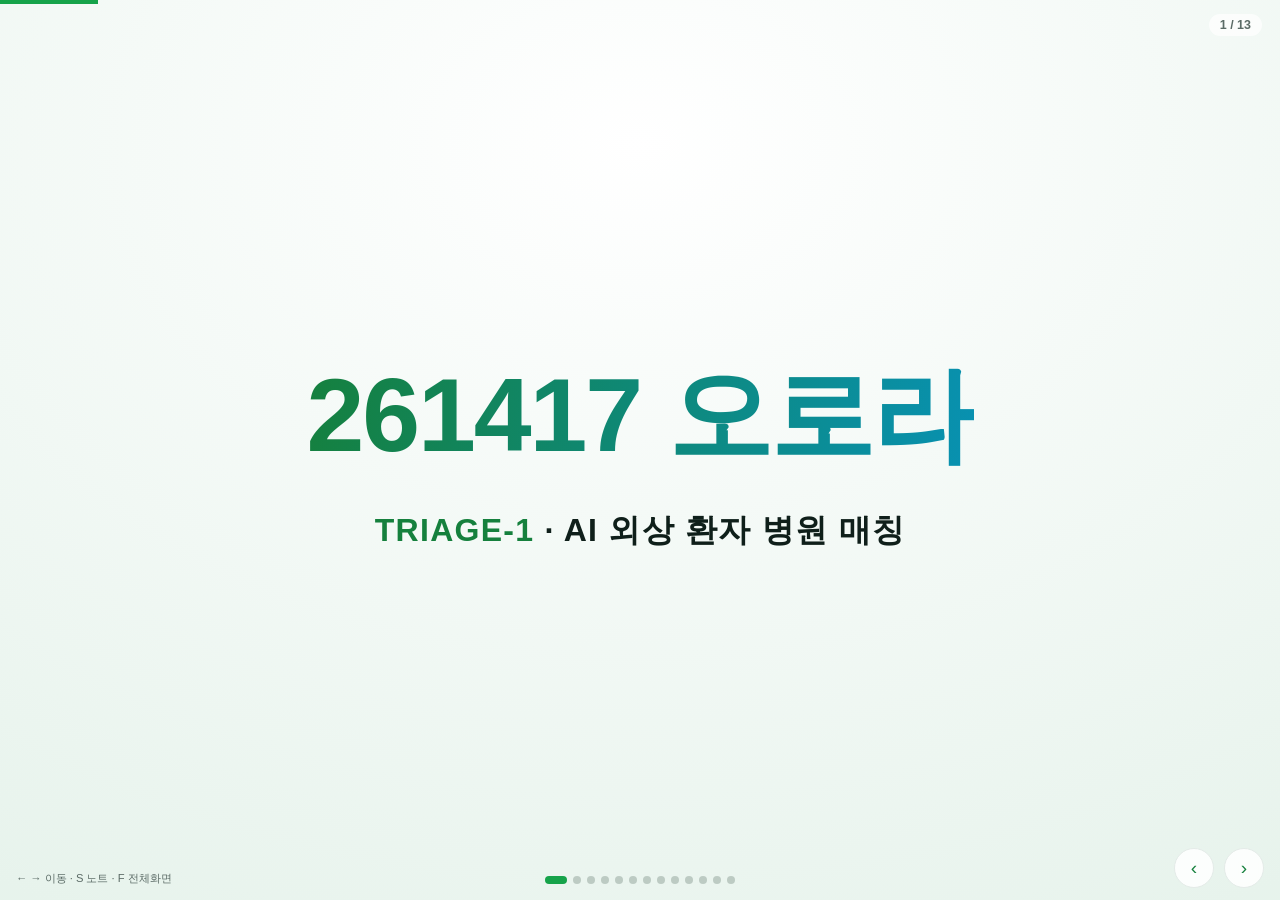
<file: presentation_v2.html>
<!DOCTYPE html>
<html lang="ko">
<head>
<meta charset="UTF-8" />
<meta name="viewport" content="width=device-width, initial-scale=1.0" />
<title>TRIAGE-1 — 261417 오로라</title>
<style>
  :root{--green:#16a34a;--green-dark:#15803d;--green-soft:#f0fdf4;--red:#dc2626;--red-dark:#b91c1c;--red-soft:#fef2f2;
    --blue:#3b82f6;--ink:#0f1f1a;--gray:#5b6b66;--line:#e3eae7;--bg:#f4f8f6;--white:#fff;}
  *{box-sizing:border-box;margin:0;padding:0;}
  html,body{height:100%;}
  body{font-family:-apple-system,'Segoe UI','Malgun Gothic',Roboto,sans-serif;background:#e7f3ec;color:var(--ink);overflow:hidden;-webkit-font-smoothing:antialiased;}
  #stage{position:fixed;inset:0;}

  /* ── 유기적 전환: 블러+스케일 settle ── */
  .slide{position:absolute;inset:0;display:flex;flex-direction:column;justify-content:center;align-items:center;
    padding:5vh 6vw;text-align:center;overflow:auto;
    opacity:0;transform:scale(1.05) translateY(14px);filter:blur(7px);pointer-events:none;
    transition:opacity .6s ease,transform .75s cubic-bezier(.2,.85,.25,1),filter .6s ease;}
  .slide.active{opacity:1;transform:none;filter:none;pointer-events:auto;}
  .slide.dark{background:radial-gradient(130% 130% at 50% 16%,#ffffff,#e7f3ec 74%);color:var(--ink);}
  .slide.green{background:linear-gradient(160deg,#16a34a,#0f7a39);color:#fff;}

  .eyebrow{font-size:clamp(.72rem,1.5vw,1.05rem);font-weight:800;letter-spacing:.22em;text-transform:uppercase;color:var(--green);margin-bottom:1.2rem;}
  .dark .eyebrow{color:var(--green-dark);} .green .eyebrow{color:#d6ffe6;}
  .dark .tagword{color:var(--green-dark);}
  h1{font-size:clamp(2.4rem,8vw,6rem);font-weight:900;line-height:1.06;letter-spacing:-.03em;}
  h2{font-size:clamp(1.5rem,3.8vw,2.8rem);font-weight:900;line-height:1.14;letter-spacing:-.02em;}
  .accent{color:var(--green);} .dark .accent{color:#5fe39a;} .green .accent{color:#fff;}
  .accent-red{color:var(--red);} .dark .accent-red{color:#ff8a8a;}
  .hero-ic{font-size:clamp(4rem,13vw,9rem);line-height:1;filter:drop-shadow(0 10px 26px rgba(0,0,0,.3));}
  .pulse{animation:pulse 1.8s ease-in-out infinite;} @keyframes pulse{0%,100%{transform:scale(1);}50%{transform:scale(1.07);}}
  .qmark{font-size:clamp(4rem,14vw,10rem);font-weight:900;color:var(--green);line-height:1;}
  .num-hero{font-size:clamp(4.5rem,20vw,14rem);font-weight:900;line-height:.85;letter-spacing:-.05em;color:var(--green);}
  .green .num-hero{color:#fff;} .num-hero u{text-decoration:none;font-size:.26em;font-weight:800;color:var(--gray);display:block;letter-spacing:.12em;margin-top:.5rem;}
  .green .num-hero u{color:#eafff2;}
  .tagword{font-size:clamp(1.1rem,2.6vw,2rem);font-weight:800;margin-top:1.1rem;color:#eafff2;}
  .kwrow{display:flex;gap:.6rem;flex-wrap:wrap;justify-content:center;margin-top:1.8rem;}
  .kw{font-size:clamp(.85rem,1.7vw,1.2rem);font-weight:800;border-radius:30px;padding:.55rem 1.2rem;background:#fff;border:1.5px solid var(--line);color:var(--ink);}
  .dark .kw{background:#fff;border-color:var(--line);color:var(--ink);}
  .ecg{width:min(520px,80vw);height:58px;color:var(--green);margin-top:2rem;}
  .dark .ecg{color:var(--green);} .green .ecg{color:#eafff2;}
  .ecg polyline{fill:none;stroke:currentColor;stroke-width:3;stroke-linejoin:round;stroke-linecap:round;stroke-dasharray:1600;stroke-dashoffset:1600;}
  .active .ecg polyline{animation:draw 2.4s ease forwards;} @keyframes draw{to{stroke-dashoffset:0;}}
  .stat-row{display:flex;gap:4vw;flex-wrap:wrap;justify-content:center;margin-top:2.4rem;}
  .stat .num{font-size:clamp(2.4rem,7vw,4.6rem);font-weight:900;color:var(--green);line-height:1;}
  .stat .lbl{font-size:clamp(.8rem,1.5vw,1.1rem);color:var(--gray);margin-top:.5rem;font-weight:600;}

  /* ── 표지 ── */
  .cover{justify-content:center;}
  .aurora{position:absolute;inset:0;overflow:hidden;z-index:0;}
  .aurora::before,.aurora::after{content:'';position:absolute;width:80vw;height:55vh;border-radius:50%;filter:blur(90px);opacity:.28;}
  .aurora::before{background:radial-gradient(circle,#1fae5a,transparent 60%);top:-10%;left:-10%;animation:au1 9s ease-in-out infinite alternate;}
  .aurora::after{background:radial-gradient(circle,#2dd4bf,transparent 60%);bottom:-15%;right:-5%;animation:au2 11s ease-in-out infinite alternate;}
  @keyframes au1{to{transform:translate(15vw,8vh) scale(1.2);}} @keyframes au2{to{transform:translate(-12vw,-6vh) scale(1.15);}}
  .cover>*{position:relative;z-index:1;}
  .team{font-size:clamp(2.6rem,9vw,6.5rem);font-weight:900;letter-spacing:-.02em;
    background:linear-gradient(100deg,#15803d,#0891b2);-webkit-background-clip:text;background-clip:text;color:transparent;}
  .cover-sub{margin-top:1.4rem;font-size:clamp(1.1rem,2.6vw,2rem);font-weight:800;color:var(--ink);letter-spacing:.04em;}
  .cover-sub b{color:var(--green-dark);}
  .cover-meta{margin-top:2.2rem;font-size:.95rem;color:var(--gray);letter-spacing:.1em;}

  /* ── 아키텍처 ── */
  .arch{display:flex;align-items:stretch;gap:.55rem;flex-wrap:wrap;justify-content:center;margin-top:2rem;max-width:1150px;}
  .arch-box{background:#fff;border:1.5px solid var(--line);border-radius:16px;padding:1.1rem 1rem;min-width:160px;box-shadow:0 8px 24px rgba(15,31,26,.06);}
  .arch-box .t{font-size:.64rem;font-weight:800;color:var(--gray);text-transform:uppercase;letter-spacing:.08em;}
  .arch-box .h{font-size:clamp(1rem,1.9vw,1.35rem);font-weight:900;margin:.3rem 0;}
  .arch-box .d{font-size:.76rem;color:var(--gray);line-height:1.4;}
  .arch-box.m1{border-color:var(--green);border-top:4px solid var(--green);}
  .arch-box.m2{border-color:var(--blue);border-top:4px solid var(--blue);}
  .arch-box.api{background:#f8fafb;}
  .arch-arrow{display:flex;align-items:center;color:var(--green);font-size:1.7rem;font-weight:900;}

  /* ── 모듈 흐름 자동 애니메이션 ── */
  .flow2{display:flex;align-items:center;gap:.4rem;justify-content:center;flex-wrap:wrap;margin-top:1.6rem;max-width:1180px;}
  .fnode{background:#fff;border:1.5px solid var(--line);border-radius:15px;padding:.95rem .7rem;min-width:118px;text-align:center;
    opacity:0;transform:translateY(16px) scale(.94);}
  .active .fnode{animation:fin .55s var(--d,0s) both;}
  @keyframes fin{to{opacity:1;transform:none;}}
  .fnode .fi{font-size:1.7rem;line-height:1;} .fnode .fn{font-size:.82rem;font-weight:800;margin-top:.35rem;}
  .fnode .ft{font-size:.62rem;color:var(--gray);margin-top:.15rem;}
  .fnode.glow{position:relative;}
  .active .fnode.glow::after{content:'';position:absolute;inset:-3px;border-radius:17px;border:2.5px solid var(--green);opacity:0;animation:gl 1s var(--d,0s) ease;}
  @keyframes gl{0%{opacity:0;transform:scale(.96);}40%{opacity:.8;}100%{opacity:0;transform:scale(1.12);}}
  .fconn{width:34px;height:4px;background:var(--line);border-radius:3px;position:relative;overflow:hidden;flex-shrink:0;}
  .fconn::after{content:'';position:absolute;inset:0;width:0;background:var(--green);}
  .active .fconn::after{animation:fill .4s var(--d,0s) ease forwards;}
  @keyframes fill{to{width:100%;}}
  .fpair{display:flex;flex-direction:column;gap:.4rem;}
  .fresult{background:linear-gradient(160deg,#16a34a,#0f7a39);color:#fff;border-radius:15px;padding:1rem .9rem;min-width:130px;text-align:center;opacity:0;transform:scale(.9);}
  .active .fresult{animation:pop .5s 2.5s both;} @keyframes pop{0%{opacity:0;transform:scale(.9);}60%{transform:scale(1.06);}100%{opacity:1;transform:scale(1);}}
  .fresult .fi{font-size:1.7rem;} .fresult b{display:block;font-size:1.05rem;margin-top:.2rem;}
  .ml-link{cursor:pointer;transition:.2s;}
  .ml-link:hover{transform:translateY(-4px) scale(1.04)!important;box-shadow:0 12px 28px rgba(22,163,74,.3);border-color:var(--green);}
  .ml-badge{display:inline-block;margin-top:.3rem;font-size:.58rem;font-weight:800;background:var(--green);color:#fff;border-radius:20px;padding:2px 8px;}

  /* ── 결과/undertriage ── */
  .res-wrap{display:flex;gap:3vw;flex-wrap:wrap;justify-content:center;align-items:center;margin-top:1.6rem;}
  .bars{display:flex;gap:1.6rem;align-items:flex-end;height:230px;padding:0 1rem;}
  .bar-col{display:flex;flex-direction:column;align-items:center;justify-content:flex-end;height:100%;}
  .bar{width:88px;border-radius:10px 10px 0 0;display:flex;align-items:flex-start;justify-content:center;color:#fff;font-weight:900;padding-top:8px;}
  .active .bar.rule{height:0;animation:g1 1s .4s forwards;} .active .bar.ml{height:0;animation:g2 1s .7s forwards;}
  @keyframes g1{to{height:74.1%;}} @keyframes g2{to{height:83.1%;}}
  .bar.rule{background:#94a3a0;} .bar.ml{background:var(--green);}
  .bar-lbl{margin-top:.6rem;font-weight:700;font-size:.9rem;}
  .res-cards{display:flex;flex-direction:column;gap:.7rem;text-align:left;}
  .res-card{background:#fff;border:1px solid var(--line);border-left:4px solid var(--green);border-radius:12px;padding:.85rem 1.1rem;max-width:320px;}
  .res-card b{font-size:1.35rem;color:var(--green-dark);} .res-card span{font-size:.84rem;color:var(--gray);}
  .res-card.red{border-left-color:var(--red);} .res-card.red b{color:var(--red);}

  /* ── 모델 세부 페이지 ── */
  .steps{display:flex;align-items:stretch;gap:.5rem;flex-wrap:wrap;justify-content:center;margin-top:1.6rem;max-width:1120px;}
  .step{background:#fff;border:1.5px solid var(--line);border-radius:16px;padding:1.2rem 1rem;min-width:200px;max-width:260px;text-align:left;opacity:0;transform:translateY(16px);}
  .active .step{animation:fin .5s var(--d,0s) both;}
  .step .sn{font-size:.66rem;font-weight:800;color:var(--green-dark);letter-spacing:.08em;}
  .step .sh{font-size:1.1rem;font-weight:900;margin:.3rem 0 .5rem;}
  .step .si{font-size:1.9rem;margin-bottom:.3rem;}
  .step ul{list-style:none;} .step li{font-size:.82rem;color:var(--gray);margin:.3rem 0;padding-left:1rem;position:relative;line-height:1.4;}
  .step li::before{content:'·';position:absolute;left:0;color:var(--green);font-weight:900;}
  .step .tag{display:inline-block;margin-top:.5rem;font-size:.66rem;font-weight:800;background:var(--green-soft);color:var(--green-dark);border-radius:6px;padding:3px 8px;}
  .detail-stats{display:flex;gap:1rem;flex-wrap:wrap;justify-content:center;margin-top:1.6rem;}
  .dstat{background:#fff;border:1px solid var(--line);border-radius:14px;padding:1rem 1.4rem;min-width:140px;}
  .dstat .dn{font-size:clamp(1.8rem,4vw,2.6rem);font-weight:900;color:var(--green);}
  .dstat .dl{font-size:.78rem;color:var(--gray);margin-top:.2rem;}
  .back-btn{position:fixed;top:14px;left:16px;z-index:55;background:var(--green);color:#fff;border:none;border-radius:30px;
    padding:8px 16px;font-weight:800;font-size:.82rem;cursor:pointer;box-shadow:0 6px 18px rgba(22,163,74,.35);}

  /* ── 실제 앱 라이브 ── */
  .demo-bar{display:flex;gap:6px;width:100%;max-width:560px;margin-bottom:1rem;flex-wrap:wrap;justify-content:center;}
  .demo-bar input{flex:1;min-width:200px;padding:9px 12px;border:1.5px solid var(--line);border-radius:8px;font-size:.85rem;}
  .demo-bar button{padding:9px 16px;border:none;border-radius:8px;background:var(--green);color:#fff;font-weight:800;cursor:pointer;font-size:.82rem;}
  .demo-bar button.alt{background:#fff;border:1.5px solid var(--line);color:var(--gray);}
  .phone-live{width:340px;max-width:90vw;height:600px;background:#0b1411;border-radius:38px;padding:12px;box-shadow:0 24px 60px rgba(0,0,0,.4);}
  .phone-live iframe{width:100%;height:100%;border:none;border-radius:28px;background:#eef5f0;}
  .lead{font-size:clamp(.95rem,1.8vw,1.25rem);color:var(--gray);max-width:46ch;margin-top:1rem;line-height:1.6;}

  /* 근거: 애플식 거대 숫자 단계 공개 */
  .evidence-stage{display:flex;flex-direction:column;gap:1.5rem;align-items:center;margin-top:1.2rem;}
  .ev-item{opacity:0;transform:scale(.82) translateY(22px);filter:blur(9px);
    transition:opacity .55s ease,transform .7s cubic-bezier(.2,.85,.25,1),filter .55s ease;text-align:center;}
  .ev-item.show{opacity:1;transform:none;filter:none;}
  .ev-num{font-size:clamp(3.2rem,11vw,8rem);font-weight:900;line-height:.95;letter-spacing:-.04em;color:var(--green-dark);}
  .ev-num.red{color:var(--red);} .evidence-stage .red{color:var(--red);}
  .ev-vs{font-size:.42em;color:var(--gray);font-weight:800;margin:0 .15em;vertical-align:middle;}
  .ev-cap{font-size:clamp(.95rem,2vw,1.4rem);font-weight:700;color:var(--gray);margin-top:.5rem;}
  .ev-hint{margin-top:1.6rem;font-size:.78rem;color:var(--gray);font-weight:700;}

  /* ── 결론 ── */
  .branch{display:grid;grid-template-columns:1fr auto 1fr;gap:1.2rem;align-items:center;max-width:960px;width:100%;margin-top:2rem;}
  .branch .b{border-radius:18px;padding:1.5rem;text-align:left;}
  .branch .bad{background:#1b2b25;border:1px solid #2c4035;} .branch .good{background:#fff;border:1px solid var(--green);box-shadow:0 16px 40px rgba(22,163,74,.2);}
  .branch h4{font-size:clamp(1rem,2vw,1.3rem);font-weight:900;margin-bottom:.8rem;} .branch .bad h4{color:#ff9a9a;} .branch .good h4{color:var(--green-dark);}
  .branch li{list-style:none;font-size:clamp(.88rem,1.6vw,1.15rem);font-weight:700;margin:.6rem 0;} .branch .bad li{color:#b8c8c0;} .branch .good li{color:var(--ink);}
  .branch .x{color:#ff8a8a;} .branch .c{color:var(--green);} .vs{font-size:clamp(1.2rem,3vw,2rem);font-weight:900;color:var(--green-dark);}
  @media(max-width:760px){.branch{grid-template-columns:1fr;}.vs{display:none;}.flow2{gap:.3rem;}.fconn{width:18px;}}

  /* ── HUD ── */
  #progress{position:fixed;top:0;left:0;height:4px;background:var(--green);z-index:50;transition:width .5s;}
  #dots{position:fixed;bottom:16px;left:50%;transform:translateX(-50%);display:flex;gap:6px;z-index:50;}
  #dots b{width:8px;height:8px;border-radius:50%;background:rgba(120,140,130,.4);cursor:pointer;transition:.2s;} #dots b.on{background:var(--green);width:22px;border-radius:6px;}
  .nav{position:fixed;bottom:12px;z-index:50;background:rgba(255,255,255,.85);border:1px solid var(--line);border-radius:30px;width:40px;height:40px;display:flex;align-items:center;justify-content:center;cursor:pointer;font-size:1.2rem;color:var(--green-dark);user-select:none;backdrop-filter:blur(6px);}
  #prev{right:66px;} #next{right:16px;}
  #counter{position:fixed;top:14px;right:18px;z-index:50;font-size:.78rem;font-weight:700;color:var(--gray);background:rgba(255,255,255,.7);padding:4px 11px;border-radius:20px;}
  .green #counter{color:#fff;background:rgba(255,255,255,.14);}
  #notes{position:fixed;left:0;right:0;bottom:0;z-index:60;background:#0b1411;color:#cfe;padding:16px 20px;font-size:.95rem;line-height:1.6;transform:translateY(100%);transition:.3s;border-top:3px solid var(--green);max-height:38vh;overflow:auto;} #notes.show{transform:translateY(0);} #notes b{color:#5fe39a;}
  .hint{position:fixed;bottom:14px;left:16px;z-index:50;font-size:.7rem;color:var(--gray);} .dark .hint{color:#6b8278;}
</style>
</head>
<body>
<div id="progress"></div><div id="counter">1 / 12</div>
<button class="back-btn" id="backBtn" style="display:none;" onclick="go(MOD_SLIDE)">← 발표로</button>
<div id="stage">

  <!-- 0. 표지 -->
  <section class="slide dark cover active" data-notes="표지. 팀명 261417 오로라. 프로젝트 TRIAGE-1.">
    <div class="aurora"></div>
    <div class="team">261417 오로라</div>
    <div class="cover-sub"><b>TRIAGE-1</b> · AI 외상 환자 병원 매칭</div>
  </section>

  <!-- 1. 후킹 -->
  <section class="slide dark" data-notes="새벽 2시 고속도로. 가족이 크게 다쳤고 구급차 도착. '어느 병원으로 가야 할까요?' 잠시 침묵.">
    <div class="hero-ic pulse">🚑</div><div class="qmark">?</div>
    <svg class="ecg" viewBox="0 0 600 100" preserveAspectRatio="none"><polyline points="0,50 130,50 160,50 175,18 192,86 212,50 300,50 330,50 345,18 362,86 382,50 470,50 500,50 515,30 530,70 545,50 600,50"/></svg>
  </section>

  <!-- 2. 문제 -->
  <section class="slide" data-notes="인프라는 거대하다. 그런데 현장엔 '어디로'를 알려주는 정보가 없다. 규칙(CDC 생리기준)은 겉보기 안정적인 잠복 중증의 28%를 놓친다(Kang 2022).">
    <h2>가까운 병원 <span class="accent-red">≠</span> 살릴 수 있는 병원</h2>
    <div class="stat-row">
      <div class="stat"><div class="num">546</div><div class="lbl">응급의료기관</div></div>
      <div class="stat"><div class="num">1,600<span style="font-size:.5em;">+</span></div><div class="lbl">119 구급차</div></div>
      <div class="stat"><div class="num">26</div><div class="lbl">EMS 소방헬기</div></div>
      <div class="stat"><div class="num">330만<span style="font-size:.5em;">+</span></div><div class="lbl">연간 이송</div></div>
    </div>
  </section>

  <!-- 3. 근거 (애플식 숫자 공개 — 출처는 말로) -->
  <section class="slide" id="evidenceSlide" data-steps="2" data-step="0"
    data-notes="숫자로 보는 근거 — 출처는 말로 녹인다. 도착하면 28%가 먼저 떠 있음. → 키로 다음 숫자 공개. <b>①</b> '국내 권역외상센터에서 진행된 연구에 따르면, 현장 규칙은 중증 환자의 28%를 놓칩니다.' <b>②</b> '전국 조사에서 외상 사망의 30.5%가 막을 수 있었던 죽음이었고,' <b>③</b> '병원을 잘못 골라 전원하면 사망 위험이 직접 이송의 두 배였습니다.'">
    <div class="evidence-stage">
      <div class="ev-item" data-ev="0"><div class="ev-num red">28%</div><div class="ev-cap">현장 규칙이 놓치는 중증 환자</div></div>
      <div class="ev-item" data-ev="1"><div class="ev-num">30.5%</div><div class="ev-cap">막을 수 있었던 외상 사망</div></div>
      <div class="ev-item" data-ev="2"><div class="ev-num"><span class="red">58.9%</span> <span class="ev-vs">vs</span> 28.4%</div><div class="ev-cap">전원 vs 직접 이송 — 사망 위험</div></div>
    </div>
  </section>

  <!-- 4. 이상향 -->
  <section class="slide dark" data-notes="이상적 기술: 폰 하나로 30초 안에, 치료 가능한 병원을, 근거까지. 누구나.">
    <div class="num-hero">30<u>초 안에, 답을</u></div>
    <div class="kwrow"><div class="kw">📲 폰 하나로</div><div class="kw">🏥 치료 가능한 병원</div><div class="kw">🧠 판단 근거까지</div></div>
  </section>

  <!-- 4. 제품 -->
  <section class="slide green" data-notes="TRIAGE-1 — 임상근거·실시간 병원데이터·AI 결합 외상 병원 매칭.">
    <h1>TRIAGE-1</h1>
    <div class="tagword">외상 환자 · 최적 병원 매칭</div>
    <svg class="ecg" viewBox="0 0 600 100" preserveAspectRatio="none"><polyline points="0,50 130,50 160,50 175,18 192,86 212,50 300,50 330,50 345,18 362,86 382,50 470,50 500,50 515,30 530,70 545,50 600,50"/></svg>
  </section>

  <!-- 5. 아키텍처 -->
  <section class="slide" data-notes="두 판단 모델. Model1: 현장정보 → 필요 등급. Model2: 그 조건으로 실시간 병원 매칭. 오늘은 Model1을 본다.">
    <h2>입력 → <span class="accent">필요 등급</span> → <span style="color:var(--blue)">병원 매칭</span></h2>
    <div class="arch">
      <div class="arch-box"><div class="t">입력</div><div class="h">🧍 현장 정보</div><div class="d">의식·혈압·호흡·맥박<br>손상부위·위치</div></div>
      <div class="arch-arrow">→</div>
      <div class="arch-box m1"><div class="t">Model 1</div><div class="h">필요 등급 판단</div><div class="d">잠복 중증까지 추정<br>→ 필요 병원 Tier</div></div>
      <div class="arch-arrow">→</div>
      <div class="arch-box m2"><div class="t">Model 2</div><div class="h">병원 매칭</div><div class="d">우선순위 기반<br>실시간 병원 매칭</div></div>
      <div class="arch-arrow">→</div>
      <div class="arch-box api"><div class="t">실시간 API</div><div class="h">🏥 병원·병상</div><div class="d">등급·좌표 + 가용병상<br>(hpid 조인)</div></div>
    </div>
  </section>

  <!-- 6. 모듈 흐름 (자동 애니메이션) -->
  <section class="slide" id="modSlide" data-notes="Model1 데이터 흐름. 현장정보 → 특징공학(파생지표) → 지도분류+비지도 → 안전 오버라이드 → 필요 등급. 각 모듈이 순서대로 켜지며 데이터가 가공돼 결과로. <b>가운데 '지도분류'를 클릭하면 모델 세부 페이지로 이동.</b>">
    <h2>입력이 <span class="accent">필요 등급</span>이 되기까지</h2>
    <div class="flow2">
      <div class="fnode glow" style="--d:.1s"><div class="fi">🧍</div><div class="fn">현장 정보</div><div class="ft">GCS·혈압·손상</div></div>
      <div class="fconn" style="--d:.5s"></div>
      <div class="fnode glow" style="--d:.7s"><div class="fi">🧪</div><div class="fn">1.1 특징공학</div><div class="ft">Shock Index·rSIG</div></div>
      <div class="fconn" style="--d:1.1s"></div>
      <div class="fpair">
        <div class="fnode glow ml-link" style="--d:1.3s" onclick="go(MODEL_DETAIL)"><div class="fi">🤖</div><div class="fn">1.2 지도분류</div><div class="ft">Tier 확률</div><span class="ml-badge">클릭 → 자세히</span></div>
        <div class="fnode glow" style="--d:1.5s"><div class="fi">🔍</div><div class="fn">1.3 비지도</div><div class="ft">표현형 발견</div></div>
      </div>
      <div class="fconn" style="--d:1.9s"></div>
      <div class="fnode glow" style="--d:2.1s"><div class="fi">🛡️</div><div class="fn">1.4 안전</div><div class="ft">규칙 바닥</div></div>
      <div class="fconn" style="--d:2.4s"></div>
      <div class="fresult"><div class="fi">🏥</div><b>Tier 1</b><span style="font-size:.7rem;opacity:.85;">권역외상센터</span></div>
    </div>
  </section>

  <!-- 7. 결과 -->
  <section class="slide" data-notes="라벨 ISS≥16(해부학·현장 미관측) → 순환 탈출. 합성데이터 문헌 보정. 규칙 74.1% → ML 83.1%(+9%p). 규칙이 0% 잡는 잠복중증을 ML이 34.7% 회수. 비지도가 잠복중증 표현형 자동 발견.">
    <h2>규칙이 놓친 중증을 <span class="accent">AI가 잡는다</span></h2>
    <div class="res-wrap">
      <div>
        <div class="bars">
          <div class="bar-col"><div class="bar rule">74.1%</div><div class="bar-lbl">규칙(CDC)</div></div>
          <div class="bar-col"><div class="bar ml">83.1%</div><div class="bar-lbl">ML (Model 1)</div></div>
        </div>
        <div style="font-size:.78rem;color:var(--gray);margin-top:.5rem;">중증외상(ISS≥16) Tier1 민감도</div>
      </div>
      <div class="res-cards">
        <div class="res-card red"><b>+9.0%p</b><br><span>undertriage 감소</span></div>
        <div class="res-card"><b>34.7%</b><br><span>규칙이 0% 잡는 잠복 중증 회수</span></div>
        <div class="res-card"><b>비지도 군집</b><br><span>'보상성 쇼크' 표현형 자동 발견</span></div>
      </div>
    </div>
  </section>

  <!-- 8. 실제 앱 라이브 -->
  <section class="slide" id="demoSlide" data-notes="실제 TRIAGE-1 앱(배포본)을 iframe으로 라이브 실행. <b>시연 흐름:</b> 환자 입력 → 병원 추천 → 결과 아래 <b>'AI에게 물어보기' 챗봇</b>에 '왜 1순위가 이 병원인가요?' 또는 '환자가 임산부라면?' 질문 → Gemini가 추천 근거를 설명. (AI가 판단·설명·질의응답까지)">
    <div class="demo-bar">
      <input id="appUrl" placeholder="https://triage-1-aw36.onrender.com">
      <button onclick="loadApp()">실행 ▶</button>
    </div>
    <div class="phone-live" id="phoneLive"><iframe id="appFrame" title="TRIAGE-1 앱"></iframe></div>
    <div id="appFallback" class="lead" style="display:none;">⚠️ 실제 앱은 <b>서버</b>가 필요합니다 — localhost:5000 서버 실행 또는 배포 URL 입력</div>
  </section>

  <!-- 9. 수미상관 -->
  <section class="slide dark" data-notes="다시 새벽 2시. 같은 사고. 차이는 TRIAGE-1 유무. 같은 상황, 다른 결말.">
    <div class="branch">
      <div class="b bad"><h4>✕ TRIAGE-1 없이</h4><li><span class="x">✕</span> 잠복 중증 놓침</li><li><span class="x">✕</span> 전원 반복</li><li><span class="x">✕</span> 골든아워 소진</li></div>
      <div class="vs">VS</div>
      <div class="b good"><h4>✓ TRIAGE-1과 함께</h4><li><span class="c">✓</span> AI가 잠복 중증 포착</li><li><span class="c">✓</span> 30초 직행</li><li><span class="c">✓</span> 골든아워 내 치료</li></div>
    </div>
  </section>

  <!-- 10. 클로징 -->
  <section class="slide green" data-notes="우리가 바꾸는 건 현장의 1분.">
    <div class="hero-ic">🚑</div><h1 style="margin-top:1rem;">TRIAGE-1</h1>
    <div class="tagword">가장 살릴 수 있는 병원으로</div>
  </section>

  <!-- 11. 감사 -->
  <section class="slide dark" data-notes="감사합니다. 261417 오로라.">
    <h1>Thank you</h1><div class="tagword" style="margin-top:1rem;">감사합니다</div>
    <div style="margin-top:2.2rem;font-weight:800;letter-spacing:.12em;color:var(--green-dark);">261417 오로라 · TRIAGE-1</div>
  </section>

  <!-- 12. 모델 세부 A: 데이터 전처리 (하이퍼링크 대상) -->
  <section class="slide detail" data-notes="모델 세부 1 — 데이터 전처리. 원천(문헌보정 합성) → 특징공학(파생지표) → 라벨링(ISS tier).">
    <h2>원천 → 가공 → 라벨</h2>
    <div class="steps">
      <div class="step" style="--d:.1s"><div class="si">📚</div><div class="sn">STEP 1 · 수집</div><div class="sh">원천 데이터</div>
        <ul><li>문헌 보정 합성 5,000건</li><li>2024 통계연보 분포</li><li>Kang 2022 · 최윤희 2022(KTDB)</li></ul><span class="tag">한계: 합성 → 피드백 보완</span></div>
      <div class="step" style="--d:.35s"><div class="si">🧪</div><div class="sn">STEP 2 · 특징공학</div><div class="sh">파생지표</div>
        <ul><li>Shock Index = 맥박/혈압</li><li>rSIG (역SI × GCS)</li><li>다부위 손상 수·연령보정</li></ul><span class="tag">규칙이 못 보는 상호작용</span></div>
      <div class="step" style="--d:.6s"><div class="si">🏷️</div><div class="sn">STEP 3 · 라벨</div><div class="sh">ISS 기반 3등급</div>
        <ul><li>ISS≥16 → Tier1</li><li>ISS는 피처 제외</li><li>→ 순환 탈출</li></ul><span class="tag">해부학·현장 미관측</span></div>
    </div>
  </section>

  <!-- 13. 모델 세부 B: 학습 & 평가 -->
  <section class="slide detail" data-notes="모델 세부 2 — 학습·평가. RandomForest, class 균형, 확률보정. 평가: 정확도 86%, undertriage 74→83, 잠복 34.7% 회수, 비지도 표현형.">
    <h2>학습 → 검증</h2>
    <div class="steps">
      <div class="step" style="--d:.1s"><div class="si">🌲</div><div class="sn">학습</div><div class="sh">RandomForest</div>
        <ul><li>Train/Test 80/20 · 5-fold CV</li><li>class_weight 균형</li><li>확률 보정(isotonic)</li><li>+ 비지도 K-means 군집</li></ul></div>
      <div class="step" style="--d:.35s"><div class="si">🛡️</div><div class="sn">안전</div><div class="sh">오버라이드</div>
        <ul><li>CDC RED → 무조건 Tier1</li><li>ML은 상향만, 하향 불가</li><li>명백한 중증 하향 차단</li></ul></div>
      <div class="step" style="--d:.6s"><div class="si">🔄</div><div class="sn">확장</div><div class="sh">피드백 학습</div>
        <ul><li>추천·전원·예후 로깅</li><li>주기적 재학습</li><li>쓸수록 정교화</li></ul></div>
    </div>
    <div class="detail-stats">
      <div class="dstat"><div class="dn">86%</div><div class="dl">3등급 정확도</div></div>
      <div class="dstat"><div class="dn">74→83%</div><div class="dl">undertriage 민감도</div></div>
      <div class="dstat"><div class="dn">34.7%</div><div class="dl">잠복 중증 회수</div></div>
    </div>
  </section>

</div>
<div id="dots"></div><div class="nav" id="prev">‹</div><div class="nav" id="next">›</div>
<div class="hint">← → 이동 · S 노트 · F 전체화면</div><div id="notes"></div>

<script>
  const slides=[...document.querySelectorAll('.slide')], dotsWrap=document.getElementById('dots');
  const notes=document.getElementById('notes'), counter=document.getElementById('counter'), progress=document.getElementById('progress');
  const MAIN=13; // 표지~감사(0..12) 본편, 13·14는 세부페이지
  const MOD_SLIDE=7, MODEL_DETAIL=13;
  let i=0, notesOpen=false;
  for(let k=0;k<MAIN;k++){const b=document.createElement('b');b.onclick=()=>go(k);dotsWrap.appendChild(b);}
  const dots=[...dotsWrap.children];
  function applySteps(s){const st=+(s.dataset.step||0);s.querySelectorAll('[data-ev]').forEach(el=>el.classList.toggle('show',+el.dataset.ev<=st));}
  function go(n){i=Math.max(0,Math.min(slides.length-1,n));
    slides.forEach((s,k)=>s.classList.toggle('active',k===i));
    dots.forEach((d,k)=>d.classList.toggle('on',k===i));
    const isDetail = i>=MAIN;
    counter.textContent = isDetail ? '모델 세부' : `${i+1} / ${MAIN}`;
    progress.style.width=((Math.min(i,MAIN-1)+1)/MAIN*100)+'%';
    document.getElementById('backBtn').style.display = isDetail ? 'block':'none';
    if(notesOpen) showNotes();
    if(slides[i].id==='demoSlide') autoLoadApp();
    slides.forEach(s=>{if(s.dataset.steps){s.dataset.step='0';applySteps(s);}});}
  function showNotes(){notes.innerHTML=slides[i].dataset.notes||'';notes.classList.add('show');notesOpen=true;}
  function hideNotes(){notes.classList.remove('show');notesOpen=false;}
  function next(){ const s=slides[i];
    if(s.dataset.steps){let st=+(s.dataset.step||0);if(st<+s.dataset.steps){s.dataset.step=st+1;applySteps(s);return;}}
    if(i<MAIN-1) go(i+1); else if(i>=MAIN) go(Math.min(i+1,slides.length-1)); }
  function prev(){ const s=slides[i];
    if(s.dataset.steps){let st=+(s.dataset.step||0);if(st>0){s.dataset.step=st-1;applySteps(s);return;}}
    if(i>0) go(i-1); }
  document.getElementById('next').onclick=next; document.getElementById('prev').onclick=prev;
  document.addEventListener('keydown',e=>{ if((e.target.tagName||'').toLowerCase()==='input')return;
    if(['ArrowRight',' ','PageDown'].includes(e.key)){e.preventDefault();next();}
    else if(['ArrowLeft','PageUp'].includes(e.key)){e.preventDefault();prev();}
    else if(e.key==='Home')go(0); else if(e.key==='End')go(MAIN-1);
    else if(e.key.toLowerCase()==='s')notesOpen?hideNotes():showNotes();
    else if(e.key.toLowerCase()==='f'){document.fullscreenElement?document.exitFullscreen():document.documentElement.requestFullscreen();}});

  // ── 실제 앱 라이브 ──
  function loadApp(){const f=document.getElementById('appFrame');let u=document.getElementById('appUrl').value.trim();
    if(!u)u=(location.protocol.startsWith('http')?location.origin:'');
    if(!u){document.getElementById('appFallback').style.display='block';document.getElementById('phoneLive').style.display='none';return;}
    document.getElementById('appFallback').style.display='none';document.getElementById('phoneLive').style.display='block';
    document.getElementById('appUrl').value=u; f.src=u;}
  let _appLoaded=false;
  const DEPLOYED_URL='https://triage-1-aw36.onrender.com';
  function autoLoadApp(){if(_appLoaded)return;_appLoaded=true;
    // 서버(http)에서 열면 같은 출처, 파일(file://)로 열면 배포 URL → 어느 PC에서든 실제 앱 로드
    const u = location.protocol.startsWith('http') ? location.origin : DEPLOYED_URL;
    document.getElementById('appUrl').value=u; loadApp();}

  go(0);
</script>
</body>
</html>
</file>
